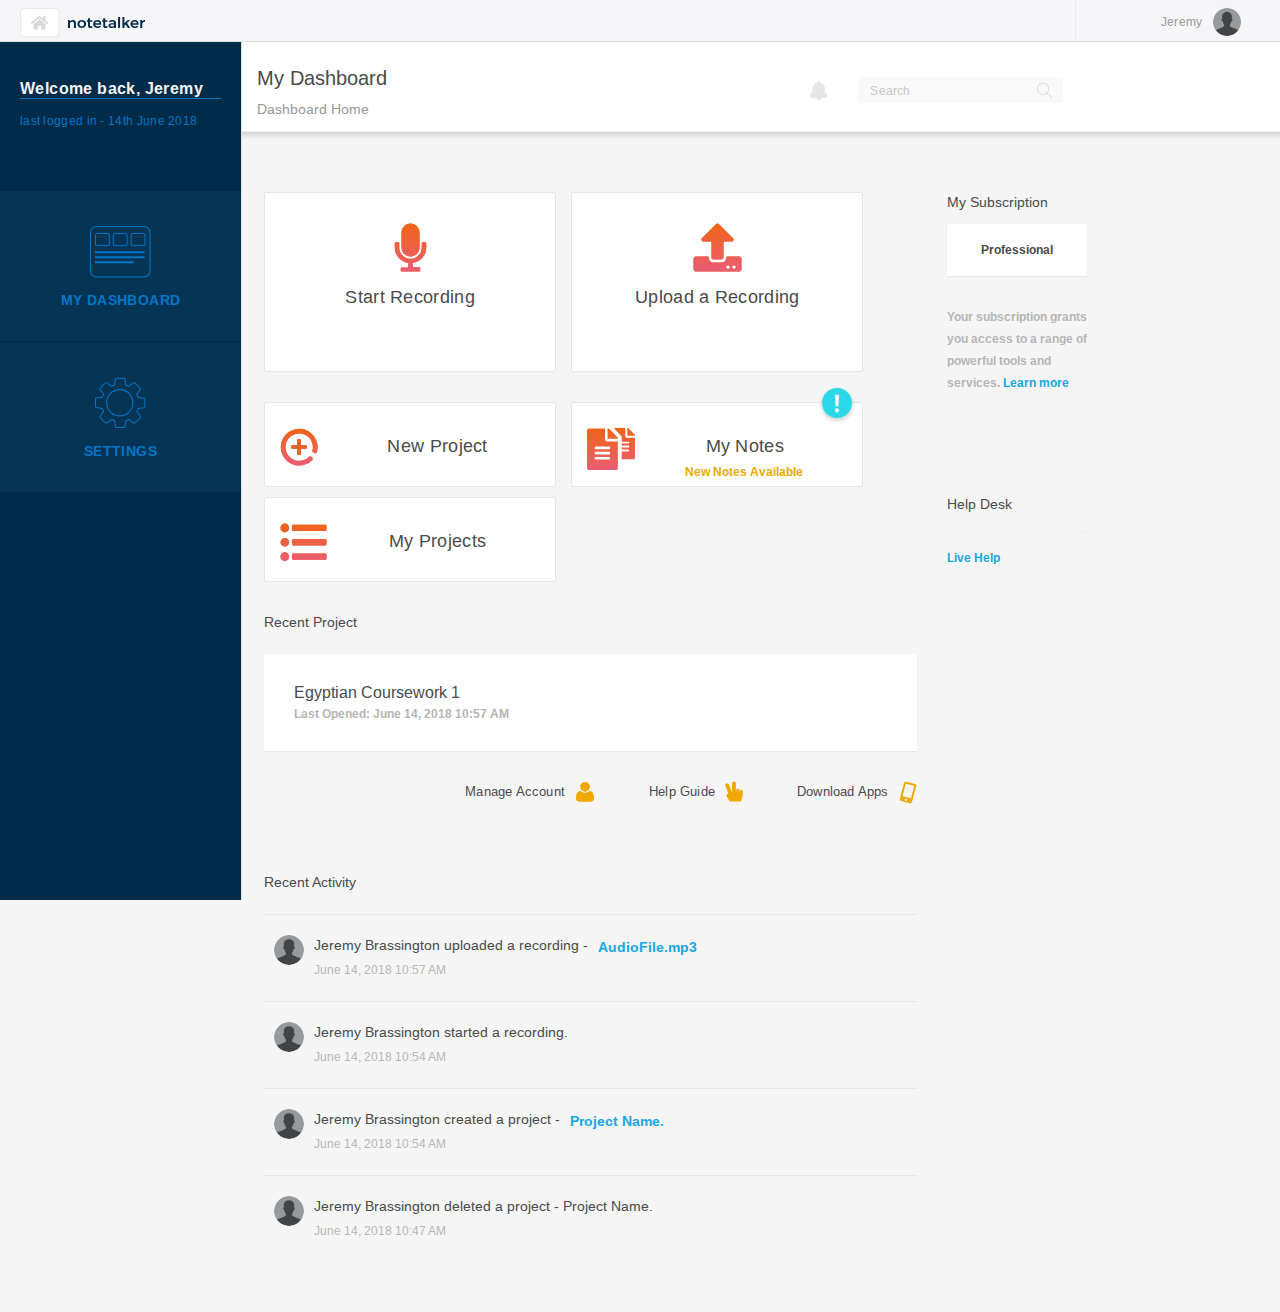
<file: index.html>
<!DOCTYPE html>
<html lang="en">
    
<head>
        <meta charset="utf-8">
        <meta http-equiv="X-UA-Compatible" content="IE=edge">
        <meta name="viewport" content="width=device-width, initial-scale=1">
        <title>ConversorLtd-EDUC</title>
        <!-- Common plugins -->
        <link href="plugins/bootstrap/css/bootstrap.min.css" rel="stylesheet">
        <!--Main css-->
        <link href="css/style.css" rel="stylesheet">
        <link href="css/custom.css" rel="stylesheet">
    </head>
    <body>

        <!--top bar start-->
        <div class="top-bar light-top-bar">
            <div class="container-fluid">
                <div class="row">
                    <div class="col-xs-6">
                        <a href="#" class="admin-logo">
                            <h1>
                                <img src="images/svg-img/icon-147-dashboardhome-inactive.svg" class="ICON147-Dashboardhome-Inactive home-icon-top">
                                <img src="images/svg-img/logo-nte-hub.svg" class="LOGO-NTEHub">
                            </h1>
                        </a>
                    </div>
                    <div class="col-xs-6">
                        <ul class="list-inline top-right-nav">
                            <li class="dropdown avtar-dropdown">
                                <a href="#" class="dropdown-toggle" data-toggle="dropdown">
                                    <span>Jeremy</span><img src="images/placeholder-img.png" class="img-circle" width="30" alt="">

                                </a>
                                <ul class="dropdown-menu top-dropdown">
                                    <li><a href="javascript: void(0);"><i class="icon-bell"></i> Manage Account</a></li>
                                    <li><a href="javascript: void(0);"><i class="icon-user"></i> Profile</a></li>
                                    <li><a href="javascript: void(0);"><i class="icon-settings"></i> Settings</a></li>
                                    <li class="divider"></li>
                                    <li><a href="javascript: void(0);"><i class="icon-logout"></i> Logout</a></li>
                                </ul>
                            </li>

                        </ul> 
                    </div>
                </div>
            </div>
        </div>
        <!-- top bar end-->


        <!--left navigation start-->
        <aside class="float-navigation light-navigation">
            <div class="nano">
                <div class="nano-content">
                    <ul class="metisMenu nav" id="menu">
                        <li class="nav-heading">
                            <h4>Welcome back, Jeremy</h4> 
                            <p>last logged in - <span>14th June 2018</span></p>
                        </li>
                        <li class="nav-dashboard">
                            <a href="#">
                                <img src="images/left-nev-icn/icon-134-webdashboard-inactive.svg" class="ICON134-Webdashboard-Inactive">
                                 <h3>MY DASHBOARD</h3> 
                            </a>
                        </li>
                        <li class="nav-setting">
                            <a href="#">
                                    <img src="images/left-nev-icn/icon-135-websettings-inactive.svg" class="ICON135-Websettings-Inactive">
                                 <h3>SETTINGS</h3> 
                            </a>
                        </li>
                    </ul>
                </div><!--nano content-->
            </div><!--nano scroll end-->
        </aside>
        <!--left navigation end-->


        <!--main content start-->
        <section class="main-content container">



            <!--page header start-->
            <div class="page-header">
                <div class="row">
                    <div class="col-sm-6">
                        <h4>My Dashboard</h4>
                        <ol class="breadcrumb-dashboard">
                            <li><h5>Dashboard Home</h5></li>
                        </ol>
                    </div>
                    <div class="col-sm-1">
                        <div class="dropdown icon-dropdown notification-bell">
                            <a href="#" class="dropdown-toggle" data-toggle="dropdown">
                                <img src="images/svg-img/icon-157-bell-inactive.svg" class="ICON157-Bell-Inactive">
                                <!-- <span class="badge badge-danger">6</span> -->
                            </a>
                            <ul class="dropdown-menu notification-dropdown">
                                <li>
                                    <div class="notification-list">
                                        <a href="javascript: void(0);" class="clearfix">                                              
                                            <span class="notification-title">Jeremy Brassington uploaded a recording -</span>
                                            <span class="notification-description">AudioFile.mp3</span>
                                            <span class="notification-time">June 14, 2018  10:57 AM</span>
                                        </a>
                                        <a href="javascript: void(0);" class="clearfix">                                               
                                            <span class="notification-title">AudioFile.mp3</span>
                                            <span class="notification-description"> </span>
                                            <span class="notification-time">June 14, 2018  10:54 AM</span>
                                        </a>
                                        <a href="javascript: void(0);" class="clearfix">                                             
                                            <span class="notification-title">Jeremy Brassington created a project - </span>
                                            <span class="notification-description">Project Name.</span>
                                            <span class="notification-time">June 14, 2018  10:54 AM</span>
                                        </a>
                                        <a href="javascript: void(0);" class="clearfix">                                             
                                            <span class="notification-title">Jeremy Brassington deleted a project - Project Name.</span>
                                            <span class="notification-description"> </span>
                                            <span class="notification-time">June 14, 2018  10:47 AM</span>
                                        </a>
                                    </div>
                                </li>

                            </ul>
                        </div>
                    </div>
                    <div class="col-sm-3">
                        <!--start search form-->
                        <div class="search-form">
                            <form>
                                <input type="text" class="form-control" placeholder="Search">
                                <button type="button" class="btn-search"><img src="images/svg-img/icon-31-search-inactive.svg" class="ICON31-Search-Inactive search-icn-box"></button>
                            </form>
                        </div>
                        <!--end search form-->
                    </div>
                </div>
            </div>
            <!--page header end-->


            <!--start page content-->
            <div class="row dashboard-main-page">
                <div class="col-sm-8 left-container-main">
                    <div class="main-dashboard">
                        <div class="row">
                            <div class="col-md-3 col-sm-6">
                                <div class="dashboard-top-btn text-center">
                                    <img src="images/body-icn/icon-139-dashboardrecord-inactive.svg" class="start-recording-inc">
                                    <h3>Start Recording</h3>
                                </div>
                            </div>
                            <div class="col-md-3 col-sm-6">
                                <div class="dashboard-top-btn text-center">
                                    <img src="images/body-icn/icon-140-dashboardupload-inactive.svg" class="upload-recording-icn">
                                    <h3>Upload a Recording</h3>
                                </div>
                            </div>
                            <div class="col-md-3 col-sm-6">
                                <div class="dashboard-top-btn small text-center">
                                    <img src="images/body-icn/icon-158-dashboardnewproject-inactive.svg" class="new-project-icn">
                                    <h3>New Project</h3>
                                </div>
                                <div class="dashboard-top-btn small text-center" style="margin-bottom: 30px;">
                                    <img src="images/body-icn/icon-141-dashboardprojects-inactive.svg" class="my-projects-icn">
                                    <h3>My Projects</h3>
                                </div>
                            </div>
                            <div class="col-md-3 col-sm-6">
                                <div class="dashboard-top-btn small last text-center">
                                    <img src="images/body-icn/icon-142-dashboardnotes-inactive.svg" class="my-notes-icn">
                                    <h3>My Notes</h3>
                                    <div class="new-note-alert">
                                        <p>New Notes Available</p>
                                        <img src="images/body-icn/icon-159-notealert-inactive.svg">
                                    </div>
                                </div>
                            </div>
                            
                        </div>
                        
                        <h5 class="margin-b-20">Recent Project</h5>
                        <div class="panel panel-default">
                            <div class="panel-body">
                                <div class="recent-proj-container">
                                    <h4>Egyptian Coursework 1</h4>
                                    <h5>Last Opened:<span> June 14, 2018  10:57 AM</span></h5>
                                    <div class="recent-proj-hover-icn">
                                        <img src="images/body-icn/icon-148-mediasend-inactive.svg" class="my-notes-icn">
                                        <img src="images/body-icn/icon-149-mediadownload-inactive.svg" class="my-notes-icn">
                                    </div>
                                </div>
                            </div>
                        </div>
                        <div class="user-settings-area">
                            <div class="tabs-user-settings">
                                <h2>Manage Account</h2>
                                <img src="images/body-icn/icon-146-dashboardaccount-inactive.svg">
                            </div>
                            <div class="tabs-user-settings">
                                <h2>Help Guide</h2>
                                <img src="images/body-icn/icon-145-dashboardhelp-inactive.svg">
                            </div>
                            <div class="tabs-user-settings">
                                <h2>Download Apps</h2>
                                <img src="images/body-icn/icon-144-dashboardapps-inactive.svg">
                            </div>
                        </div>

                        
                        <h5 class="margin-b-20">Recent Activity</h5>
                        <div class="recent-activity-container">
                            <ul class="list-unstyled">
                                <li class="clearfix">
                                    <img src="images/placeholder-img.png" alt="" class="img-circle">
                                    <div class="media-body ">
                                        <div class="speech-box">
                                            <h3>Jeremy Brassington uploaded a recording -  </h3>
                                            <span>  AudioFile.mp3 </span>
                                            <p class="text-info">June 14, 2018  10:57 AM</p>
                                        </div>
                                    </div>
                                </li>
                                <li class="clearfix">
                                    <img src="images/placeholder-img.png" alt="" class="img-circle">
                                    <div class="media-body ">
                                        <div class="speech-box">
                                            <h3>Jeremy Brassington started a recording.  </h3>
                                            <span>  </span>
                                            <p class="text-info">June 14, 2018  10:54 AM</p>
                                        </div>
                                    </div>
                                </li>
                                <li class="clearfix">
                                    <img src="images/placeholder-img.png" alt="" class="img-circle">
                                    <div class="media-body ">
                                        <div class="speech-box">
                                            <h3>Jeremy Brassington created a project - </h3>
                                            <span>  Project Name. </span>
                                            <p class="text-info">June 14, 2018  10:54 AM</p>
                                        </div>
                                    </div>
                                </li>
                                <li class="clearfix">
                                    <img src="images/placeholder-img.png" alt="" class="img-circle">
                                    <div class="media-body ">
                                        <div class="speech-box">
                                            <h3>Jeremy Brassington deleted a project - Project Name. </h3>
                                            <span> </span>
                                            <p class="text-info">June 14, 2018  10:47 AM</p>
                                        </div>
                                    </div>
                                </li>

                                
                                
                            </ul>
                        </div>
                    </div>
                </div> 
                
                <div class="col-sm-2 right-container-main">
                    <h5 class="margin-b-10">My Subscription</h5>
                    <div class="panel panel-default">
                        <div class="panel-body">
                            <h2>Professional</h2>                                    
                        </div>
                    </div>
                    
                    <p class="subscription-message">Your subscription grants you access to a 
                            range of powerful tools and services.
                            <span>Learn more</span></p>

                    <h5 class="margin-b-10">Help Desk</h5>
                    <hr>
                    <p class="Live-Help">Live Help</p>
                </div><!--end col-->
            </div>
            <!--end page content-->


        </section>
        <!--end main content-->



        <!--Common plugins-->
        <script src="plugins/jquery/dist/jquery.min.js"></script>
        <script src="plugins/bootstrap/js/bootstrap.min.js"></script>
        <script src="js/custom.js"></script>
    </body>

</html>
</file>
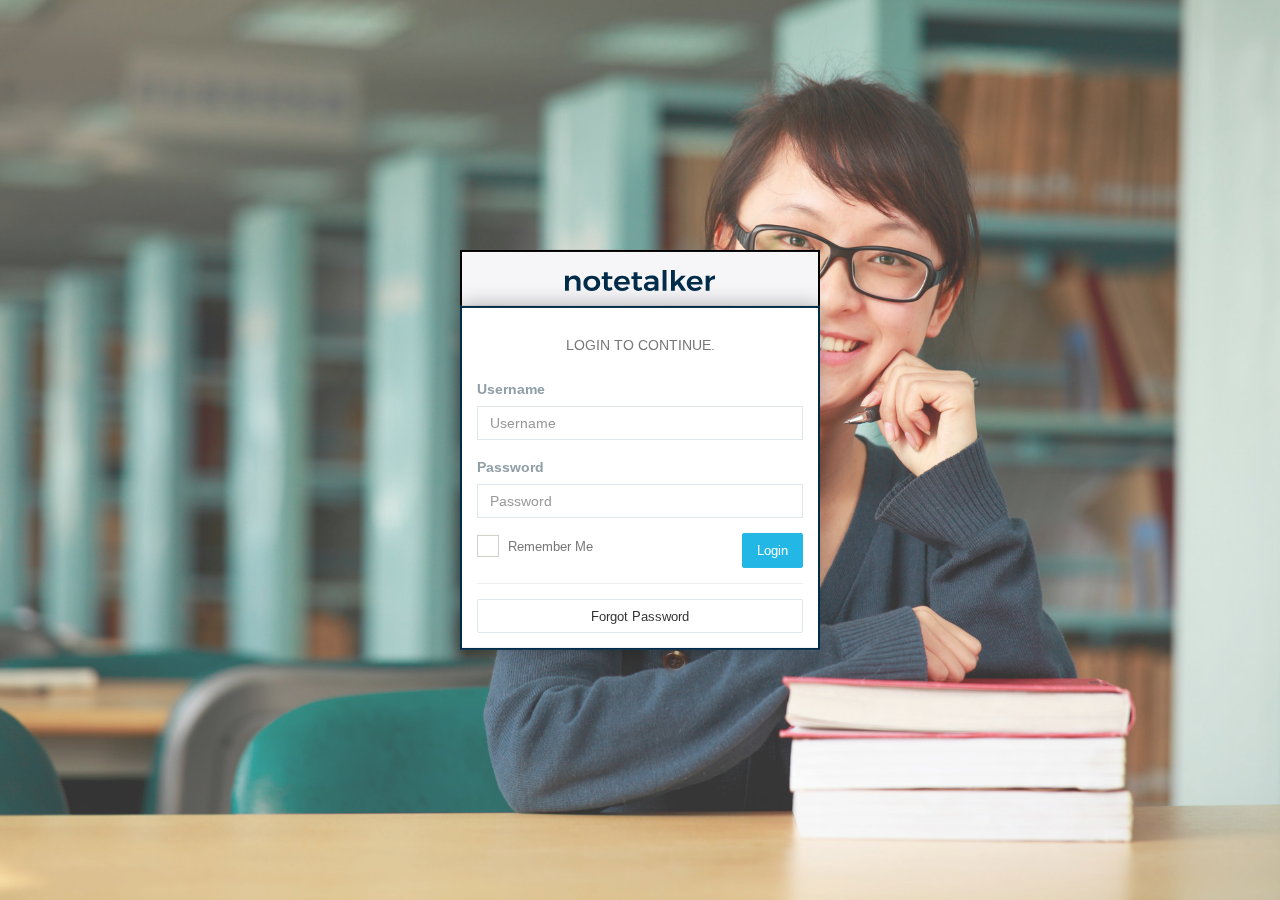
<file: login.html>
<!DOCTYPE html>
<html lang="en">
    
<head>
        <meta charset="utf-8">
        <meta http-equiv="X-UA-Compatible" content="IE=edge">
        <meta name="viewport" content="width=device-width, initial-scale=1">
        <title>ConversorLtd-EDUC</title>
        <!-- Common plugins -->
        <link href="plugins/bootstrap/css/bootstrap.min.css" rel="stylesheet">
        <!--Main css-->
        <link href="css/login-css.css" rel="stylesheet">
        <link href="css/style.css" rel="stylesheet">
        <!--for checkbox-->
        <link href="plugins/iCheck/blue.css" rel="stylesheet">
    </head>
    <body>
        <div class="login-main-container">
            <div class="container">
                <div class="row">
                    <div class="col-sm-6 col-sm-offset-3 col-md-4 col-md-offset-4">
                        <div class="misc-header text-center">
                            <img src="images/svg-img/logo-nte-hub.svg" class="LOGO-NTEHub logo">
                        </div>
                        <div class="misc-box" id="login-form"  style="display: block;">   
                            <p class="text-center text-uppercase pad-v">Login to continue.</p>
                            <form role="form">
                                <div class="form-group">                                      
                                    <label class="text-muted" for="exampleuser1">Username</label>
                                    <div class="group-icon">
                                    <input id="exampleuser1" type="text" placeholder="Username" class="form-control" required="">
                                    <span class="icon-user text-muted icon-input"></span>
                                    </div>
                                </div>
                                <div class="form-group">
                                    <label class="text-muted" for="exampleInputPassword1">Password</label>
                                    <div class="group-icon">
                                    <input id="exampleInputPassword1" type="password" placeholder="Password" class="form-control">
                                    <span class="icon-lock text-muted icon-input"></span>
                                    </div>
                                </div>
                                <div class="clearfix">
                                    <div class="pull-left">
                                        <div class="checkbox">
                                            <label>
                                                <input type="checkbox" class="i-checks" name="remember">
                                                <span>  Remember Me</span></label>
                                        </div>
                                    </div>
                                    <div class="pull-right">
                                        <button type="submit" class="btn btn-block btn-primary">Login</button>
                                    </div>
                                </div>
                                <hr>
                                <!-- <p class=" text-center">Need to Signup?</p> -->
                                <div id="forgot-form-link" class="btn btn-block btn-default">Forgot password</div>
                            </form>
                        </div>
                        <div class="misc-box" id="forgot-pass"  style="display: none;">   
                            <p class="text-center text-uppercase pad-v">Enter register E-Mail ID.</p>
                            <form role="form">
                                <div class="form-group">                                      
                                    <label class="text-muted" for="exampleuser1">Email ID</label>
                                    <div class="group-icon">
                                    <input id="exampleuser1" type="text" placeholder="Email" class="form-control" required="">
                                    <span class="icon-user text-muted icon-input"></span>
                                    </div>
                                </div>
                                <div class="clearfix">
                                    <div class="pull-left">
                                        <div class="checkbox">
                                            <label>
                                                <input type="checkbox" class="i-checks" name="remember">
                                                <span>  Remember Me</span></label>
                                        </div>
                                    </div>
                                    <div class="pull-right">
                                        <button type="submit" id="submit-mail-id" class="btn btn-block btn-primary">Submit</button>
                                    </div>
                                </div>
                                <hr>
                                <div id="login-form-link" class="btn btn-block btn-default">Back to Login</div>
                            </form>
                        </div>

                        
                        <div class="misc-box" id="confirm-pass"  style="display: none;">   
                                <p class="text-center text-uppercase pad-v">Enter New Password.</p>
                                <form role="form">
                                    <div class="form-group">
                                        <label class="text-muted" for="exampleInputPassword1">New Password</label>
                                        <div class="group-icon">
                                        <input id="exampleInputPassword1" type="password" placeholder="New Password" class="form-control">
                                        <span class="icon-lock text-muted icon-input"></span>
                                        </div>
                                    </div>
                                    <div class="form-group">
                                        <label class="text-muted" for="exampleInputPassword1">Confirm New Password</label>
                                        <div class="group-icon">
                                        <input id="exampleInputPassword1" type="password" placeholder="Confirm New Password" class="form-control">
                                        <span class="icon-lock text-muted icon-input"></span>
                                        </div>
                                    </div>
                                    <div class="clearfix">
                                        <div class="pull-right">
                                            <button type="submit" class="btn btn-block btn-primary">Save</button>
                                        </div>
                                    </div>
                                </form>
                            </div>
                        <!-- <div class="text-center misc-footer">
                            <span>&copy; Copyright 2016 - 2017. Float Admin<br>Bootstrap admin template</span>
                        </div> -->
                    </div>
                </div>
            </div>
        </div>
    </body>

        <!--Common plugins-->
        <script src="plugins/jquery/dist/jquery.min.js"></script>
        <script src="plugins/bootstrap/js/bootstrap.min.js"></script>
        <script src="js/custom.js"></script>
        <script src="plugins/background-change/jquery.backstretch.min.js"></script>

        <!--ichecks-->
        <script src="plugins/iCheck/icheck.min.js"></script>
        <script>
            $(document).ready(function () {
                $('.i-checks').iCheck({
                    checkboxClass: 'icheckbox_square-blue',
                    radioClass: 'iradio_square-blue'
                });
            });
        </script>
        <script>
            $(document).ready(function() {    
              $.backstretch([
                    "images/img-1.jpg",
                    "images/img-2.jpg",
                    "images/img-3.jpg",
                    "images/img-4.jpg"
                ], {duration: 4000, fade: 1000});
            });
            
        </script>

</html>
</file>
<file: css/style.css>
@import url("https://fonts.googleapis.com/css?family=Arimo:400,400i,700");
/*Fonts*/
/**background-colors*/
.bg-light-dark {
  background-color: rgba(0, 0, 0, 0.1);
}

.white-bg {
  background: #fff;
}

.bg-success {
  background-color: #4CAF50;
}

.border-success {
  border-color: #4CAF50;
}

body {
  font-family: "Arimo", Helvetica, Arial, sans-serif;
  color: #777;
  font-size: 14px;
  font-weight: 400;
  line-height: 24px;
  overflow-x: hidden;
  background-color: #f5f5f5;
}

a {
  text-decoration: none;
  -moz-transition: all 0.3s;
  -o-transition: all 0.3s;
  -webkit-transition: all 0.3s;
  transition: all 0.3s;
  color: #56afd7;
}
a:hover, a:focus {
  text-decoration: none;
  outline: 0 !important;
}

a.text-muted:hover {
  color: #23b7e5;
}

a blockquote {
  color: #666;
}

blockquote {
  font-style: italic;
}

hr {
  margin-top: 15px;
  margin-bottom: 15px;
}

button:focus {
  outline: 0 !important;
}

h1, h2, h3, h4, h5, h6 {
  margin-top: 0px;
  font-weight: 700;
}

strong, b {
  font-weight: 700 !important;
}

.center-block {
  display: block;
  margin-left: auto;
  margin-right: auto;
}

.padding-20 {
  padding: 20px;
}

.no-padding {
  padding: 0 !important;
}

.no-margin {
  margin: 0px !important;
}

.text-sm {
  font-size: 12px !important;
}

.font-100 {
  font-weight: 100 !important;
}

.font-300 {
  font-weight: 300 !important;
}

.font-400 {
  font-weight: 400 !important;
}

.font-500 {
  font-weight: 500 !important;
}

.font-600 {
  font-weight: 600 !important;
}

.font-700 {
  font-weight: 700 !important;
}

.overflow-hidden {
  overflow: hidden;
}

.pv-15 {
  padding-top: 15px !important;
  padding-bottom: 15px !important;
}

.padding-5 {
  padding: 5px !important;
}

.mv-0 {
  margin: 0 !important;
}

.mt-0 {
  margin-top: 0 !important;
}

.bb {
  border-bottom: 1px solid rgba(0, 0, 0, 0.12);
}

.br {
  border-right: 1px solid rgba(0, 0, 0, 0.12);
}

.pv-0 {
  padding-top: 0 !important;
  padding-bottom: 0 !important;
}

.row-table {
  display: table;
  table-layout: fixed;
  height: 100%;
  width: 100%;
  margin: 0;
}

.row-table > [class*=col-] {
  display: table-cell;
  float: none;
  table-layout: fixed;
  vertical-align: middle;
}

.padding-0 {
  padding: 0px !important;
}

.font-lg {
  font-size: 60px;
  line-height: 60px;
}

/*background color*/
.bg-light {
  background-color: #fff !important;
  border-color: #fff !important;
}

.bg-gray {
  background-color: #f7f9fa !important;
  border-color: #f7f9fa !important;
}

.bg-primary {
  background-color: #23b7e5 !important;
  border-color: #23b7e5 !important;
  color: #fff;
}

.bg-blue {
  background-color: #03A9F4 !important;
  border-color: #03A9F4 !important;
  color: #fff;
}

.bg-success {
  background-color: #4CAF50 !important;
  border-color: #4CAF50 !important;
  color: #fff;
}

.bg-danger {
  background-color: #F44336 !important;
  border-color: #F44336 !important;
  color: #fff;
}

.bg-info {
  background-color: #56afd7 !important;
  border-color: #56afd7 !important;
  color: #fff;
}

.bg-teal {
  background-color: #26A69A !important;
  border-color: #26A69A !important;
  color: #fff;
}

.bg-indigo {
  background-color: #7986CB !important;
  border-color: #7986CB !important;
  color: #fff;
}

.bg-warning {
  background-color: #FF7043 !important;
  border-color: #FF7043 !important;
  color: #fff;
}

.bg-dark {
  background-color: #212121 !important;
  border-color: #212121 !important;
  color: #fff;
}

.bg-dark {
  background-color: #212121 !important;
  border-color: #212121 !important;
  color: #fff;
}

.text-muted {
  color: #909fa7;
}

.text-primary {
  color: #23b7e5;
}

.text-success {
  color: #4CAF50;
}

.text-danger {
  color: #F44336;
}

.text-warning {
  color: #FF7043;
}

.text-blue {
  color: #03A9F4;
}

.text-info {
  color: #56afd7;
}

.text-teal {
  color: #26A69A;
}

.text-indigo {
  color: #7986CB;
}

/**alerts*/
.alert-danger {
  color: #F44336;
  background-color: transparent;
  border-color: #F44336;
}

.alert-warning {
  color: #FF7043;
  background-color: transparent;
  border-color: #FF7043;
}

.alert-info {
  color: #56afd7;
  background-color: transparent;
  border-color: #56afd7;
}

.alert-success {
  color: #4CAF50;
  background-color: transparent;
  border-color: #4CAF50;
}

/**toastr notification color**/
.jq-icon-info {
  background-color: #56afd7;
}

.jq-icon-success {
  background-color: #4CAF50;
}

.jq-icon-warning {
  background-color: #FF7043;
}

.jq-icon-error {
  background-color: #F44336;
}

.close-jq-toast-single {
  position: absolute;
  top: 1px;
  right: 4px;
  font-size: 14px;
  cursor: pointer;
}

.jq-toast-single {
  border-radius: 0px;
  font-family: "Arimo", Helvetica, Arial, sans-serif;
}

.jq-toast-single h2 {
  font-family: "Arimo", Helvetica, Arial, sans-serif;
}

.jq-toast-loader {
  height: 2px;
  border-radius: 0px;
}

.dropcap:first-letter {
  font-size: 18px;
  font-weight: 700;
  color: #23b7e5;
  display: inline-block;
}

/***margins**/
.margin-b-0 {
  margin-bottom: 0px;
}

.margin-b-5 {
  margin-bottom: 5px;
}

.margin-b-10 {
  margin-bottom: 10px;
}

.margin-b-20 {
  margin-bottom: 20px;
}

.margin-b-30 {
  margin-bottom: 30px;
}

.margin-b-40 {
  margin-bottom: 40px;
}

.margin-b-50 {
  margin-bottom: 50px;
}

.margin-r-5 {
  margin-right: 5px;
}

.margin-l-5 {
  margin-left: 5px;
}

.margin-tb-10 {
  margin: 10px 0;
}

.margin-tb-20 {
  margin: 20px 0;
}

.margin-tb-30 {
  margin: 30px 0;
}

.pad-v {
  padding: 10px 0;
}

.fullwidth {
  margin-left: -30px;
  margin-right: -30px;
  padding: 0px 30px;
}

.main-content.container {
  padding: 0px;
  width: auto;
}

.main-content.container {
    min-height: 100vh;
    padding: 22px;
    padding-bottom: 40px;
    padding-top: 42px;
    position: relative;
    margin-left: 242px;
    -moz-transition: margin-left 0.3s;
    -o-transition: margin-left 0.3s;
    -webkit-transition: margin-left 0.3s;
    transition: margin-left 0.3s;
}

body.nav-toggle .main-content {
  margin-left: 0px;
}

.infont a {
  padding: 10px;
  margin: 1px;
  display: block;
  color: #4d4d4d;
}
.infont a i {
  font-size: 25px;
  display: block;
}

.line-icons .item {
  padding: 10px;
  display: block;
  color: #4d4d4d;
}
.line-icons .item span[aria-hidden="true"] {
  display: block;
  font-size: 20px;
}

.slimScrollBar {
  background: #a4a4a4 !important;
}

.dashboard-only-content {
  padding-top: 30px;
}

/*
Panels css
*/
.panel {
  margin-bottom: 30px;
  border: 0px;
}

.panel, .panel-heading {
  -webkit-border-radius: 0px;
  -moz-border-radius: 0px;
  -ms-border-radius: 0px;
  border-radius: 0px;
}

.panel-heading {
  -webkit-border-radius: 0px;
  -moz-border-radius: 0px;
  -ms-border-radius: 0px;
  border-radius: 0px;
  padding: 10px 15px;
  font-weight: 400;
  text-transform: capitalize;
  font-size: 15px;
}

.panel-group .panel {
  -webkit-border-radius: 0px;
  -moz-border-radius: 0px;
  -ms-border-radius: 0px;
  border-radius: 0px;
}

.panel-body {
  position: relative;
}

/**panel colors**/
.panel-primary {
  border-color: #23b7e5;
}

.panel-default {
  border-color: #e1e8ed;
}

.panel-default > .panel-heading {
  background-color: transparent;
  border-bottom: 0px;
}

.panel-default .panel-heading a.collapsed {
  color: #666;
}

.panel-primary > .panel-heading {
  color: #fff;
  background-color: #23b7e5;
  border-color: #23b7e5;
}
.panel-primary > .panel-heading a {
  color: #fff;
}

.panel-success {
  border-color: #4CAF50;
}

.panel-success > .panel-heading {
  color: #fff;
  background-color: #4CAF50;
  border-color: #4CAF50;
}
.panel-success > .panel-heading a {
  color: #fff;
}

.panel-info {
  border-color: #56afd7;
}

.panel-info > .panel-heading {
  color: #fff;
  background-color: #56afd7;
  border-color: #56afd7;
}
.panel-info > .panel-heading a {
  color: #fff;
}

.panel-warning {
  border-color: #FF7043;
}

.panel-warning > .panel-heading {
  color: #fff;
  background-color: #FF7043;
  border-color: #FF7043;
}
.panel-warning > .panel-heading a {
  color: #fff;
}

.panel-danger {
  border-color: #F44336;
}

.panel-danger > .panel-heading {
  color: #fff;
  background-color: #F44336;
  border-color: #F44336;
}
.panel-danger > .panel-heading a {
  color: #fff;
}

.panel-indigo {
  border-color: #7986CB;
}

.panel-indigo > .panel-heading {
  color: #fff;
  background-color: #7986CB;
  border-color: #7986CB;
}
.panel-indigo > .panel-heading a {
  color: #fff;
}

.panel-teal {
  border-color: #26A69A;
}

.panel-teal > .panel-heading {
  color: #fff;
  background-color: #26A69A;
  border-color: #26A69A;
}
.panel-teal > .panel-heading a {
  color: #fff;
}

.panel-search {
  position: relative;
  width: 170px;
  float: right;
}
.panel-search .form-control {
  -webkit-box-shadow: none;
  -moz-box-shadow: none;
  -ms-box-shadow: none;
  box-shadow: none;
  -webkit-border-radius: 2px;
  -moz-border-radius: 2px;
  -ms-border-radius: 2px;
  border-radius: 2px;
  height: 24px;
  font-size: 12px;
  font-weight: 300;
}
.panel-search span {
  position: absolute;
  right: 10px;
  top: 7px;
  border: 0px;
  font-size: 11px;
}

.panel-footer {
  padding: 10px 15px;
  background: #fff;
}

/**wells*/
.well-default {
  -webkit-box-shadow: none;
  -moz-box-shadow: none;
  -ms-box-shadow: none;
  box-shadow: none;
  background: #fff;
}

/*
Label & badges
*/
.label {
  font-weight: 400;
  font-size: 10px;
  display: inline;
  vertical-align: middle;
}

.label-primary {
  background-color: #23b7e5;
}

.label-danger {
  background-color: #F44336;
}

.label-warning {
  background-color: #FF7043;
}

.label-info {
  background-color: #56afd7;
}

.label-success {
  background-color: #4CAF50;
}

.label-default {
  background-color: #dde6e9;
  color: #333;
}

.label-indigo {
  background-color: #7986CB;
}

.label-teal {
  background-color: #26A69A;
}

/**badge**/
.badge:empty {
  padding: 0px;
  width: 6px;
  height: 6px;
  -webkit-border-radius: 3px;
  -moz-border-radius: 3px;
  -ms-border-radius: 3px;
  border-radius: 3px;
  min-width: auto;
  display: inline-block;
  vertical-align: middle;
}

.badge {
  font-weight: 400;
  padding: 2px 5px;
  font-size: 10px;
}

.badge-primary {
  background-color: #23b7e5;
}

.badge-danger {
  background-color: #F44336;
}

.badge-warning {
  background-color: #FF7043;
}

.badge-info {
  background-color: #56afd7;
}

.badge-success {
  background-color: #4CAF50;
}

.badge-default {
  background-color: #dde6e9;
  color: #333;
}

.badge-indigo {
  background-color: #7986CB;
}

.badge-teal {
  background-color: #26A69A;
}

/**circle**/
.circle {
  display: inline-block;
  width: 7px;
  height: 7px;
  border-radius: 500px;
  margin: 0 .5em;
  background-color: #f5f5f5;
  vertical-align: baseline;
  border: 2px solid transparent;
}

.circle-primary {
  background: #23b7e5;
}

.circle-success {
  background: #4CAF50;
}

.circle-info {
  background: #56afd7;
}

.circle-warning {
  background: #FF7043;
}

.circle-danger {
  background: #F44336;
}

.circle-teal {
  background: #26A69A;
}

.circle-indigo {
  background: #7986CB;
}

.circle-lg {
  width: 11px;
  height: 11px;
}

/*
Buttons style
*/
.buttons a {
  margin: 3px;
}

.btn {
  border-radius: 2px;
  -webkit-border-radius: 2px;
  text-transform: capitalize;
  font-size: 13px;
  padding: 7px 14px;
  font-weight: 400;
}
.btn.btn-sm {
  padding: 6px 10px;
}
.btn.btn-lg {
  padding: 10px 30px;
  font-size: 16px;
}
.btn.btn-xs {
  padding: 4px 8px;
  font-size: 11px;
}
.btn.btn-rounded {
  border-radius: 100px;
  -webkit-border-radius: 100px;
  overflow: hidden;
}
.btn.btn-icon {
  position: relative;
  overflow: hidden;
  padding-left: 50px;
}
.btn.btn-icon i {
  position: absolute;
  height: 100%;
  line-height: 100%;
  width: 40px;
  line-height: 34px;
  text-align: center;
  top: 0;
  left: 0;
  background-color: rgba(0, 0, 0, 0.1);
}

.btn-default {
  background-color: #fff;
  border-color: #dde6e9;
}
.btn-default:hover {
  background-color: #dde6e9;
  border-color: #dde6e9;
  opacity: 0.9;
}
.btn-default:focus {
  border-color: #dde6e9;
  background: #fff;
}

.btn-primary {
  background-color: #23b7e5;
  border-color: #23b7e5;
  color: #fff;
}
.btn-primary:hover {
  color: #fff;
  opacity: 0.9;
  background-color: #23b7e5;
  border-color: #23b7e5;
}
.btn-primary:focus {
  color: #fff;
  background-color: #23b7e5;
  border-color: #23b7e5;
}

.btn-info {
  background-color: #56afd7;
  border-color: #56afd7;
  color: #fff;
}
.btn-info:hover {
  color: #fff;
  opacity: 0.9;
  background-color: #56afd7;
  border-color: #56afd7;
}
.btn-info:focus {
  color: #fff;
  background-color: #56afd7;
  border-color: #56afd7;
}

.btn-success {
  background-color: #4CAF50;
  border-color: #4CAF50;
  color: #fff;
}
.btn-success:hover {
  color: #fff;
  opacity: 0.9;
  border-color: #4CAF50;
}
.btn-success:focus {
  color: #fff;
  border-color: #4CAF50;
}

.btn-warning {
  background-color: #FF7043;
  border-color: #FF7043;
  color: #fff;
}
.btn-warning:hover {
  color: #fff;
  opacity: 0.9;
  background-color: #FF7043;
  border-color: #FF7043;
}
.btn-warning:focus {
  color: #fff;
  background-color: #FF7043;
  border-color: #FF7043;
}

.btn-danger {
  background-color: #F44336;
  border-color: #F44336;
  color: #fff;
}
.btn-danger:hover {
  color: #fff;
  opacity: 0.9;
  background-color: #F44336;
  border-color: #F44336;
}
.btn-danger:focus {
  color: #fff;
  background-color: #F44336;
  border-color: #F44336;
}

.btn-teal {
  background-color: #26A69A;
  border-color: #26A69A;
  color: #fff;
}
.btn-teal:hover {
  color: #fff;
  opacity: 0.9;
  border-color: #26A69A;
}
.btn-teal:focus {
  color: #fff;
  border-color: #26A69A;
}

.btn-indigo {
  background-color: #7986CB;
  border-color: #7986CB;
  color: #fff;
}
.btn-indigo:hover {
  color: #fff;
  opacity: 0.9;
}
.btn-indigo:focus {
  color: #fff;
}

/**border buttons**/
.btn.btn-border:hover {
  opacity: 1 !important;
}

.btn.btn-border {
  background-color: transparent;
}
.btn.btn-border.btn-default {
  border: 1px solid #dde6e9;
}
.btn.btn-border.btn-default:hover {
  background-color: #dde6e9;
}
.btn.btn-border.btn-default:focus {
  background-color: transparent;
}
.btn.btn-border.btn-primary {
  color: #23b7e5;
  border: 1px solid #23b7e5;
}
.btn.btn-border.btn-primary:focus {
  background-color: transparent;
}
.btn.btn-border.btn-primary:hover {
  background-color: #23b7e5;
  color: #fff;
}
.btn.btn-border.btn-success {
  color: #4CAF50;
  border: 1px solid #4CAF50;
}
.btn.btn-border.btn-success:focus {
  background-color: transparent;
}
.btn.btn-border.btn-success:hover {
  background-color: #4CAF50;
  color: #fff;
}
.btn.btn-border.btn-info {
  color: #56afd7;
  border: 1px solid #56afd7;
}
.btn.btn-border.btn-info:focus {
  background-color: transparent;
}
.btn.btn-border.btn-info:hover {
  background-color: #56afd7;
  color: #fff;
}
.btn.btn-border.btn-warning {
  color: #FF7043;
  border: 1px solid #FF7043;
}
.btn.btn-border.btn-warning:focus {
  background-color: transparent;
}
.btn.btn-border.btn-warning:hover {
  background-color: #FF7043;
  color: #fff;
}
.btn.btn-border.btn-danger {
  color: #F44336;
  border: 1px solid #F44336;
}
.btn.btn-border.btn-danger:focus {
  background-color: transparent;
}
.btn.btn-border.btn-danger:hover {
  background-color: #F44336;
  color: #fff;
}
.btn.btn-border.btn-indigo {
  color: #7986CB;
  border: 1px solid #7986CB;
}
.btn.btn-border.btn-indigo:focus {
  background-color: transparent;
}
.btn.btn-border.btn-indigo:hover {
  background-color: #7986CB;
  color: #fff;
}
.btn.btn-border.btn-teal {
  color: #26A69A;
  border: 1px solid #26A69A;
}
.btn.btn-border.btn-teal:focus {
  background-color: transparent;
}
.btn.btn-border.btn-teal:hover {
  background-color: #26A69A;
  color: #fff;
}

/**social buttons**/
.btn-facebook {
  color: #ffffff !important;
  background-color: #3b5998 !important;
}

.btn-twitter {
  color: #ffffff !important;
  background-color: #55acee !important;
}

.btn-linkedin {
  color: #ffffff !important;
  background-color: #007bb6 !important;
}

.btn-dribbble {
  color: #ffffff !important;
  background-color: #ea4c89 !important;
}

.btn-googleplus {
  color: #ffffff !important;
  background-color: #dd4b39 !important;
}

.btn-instagram {
  color: #ffffff !important;
  background-color: #3f729b !important;
}

.btn-pinterest {
  color: #ffffff !important;
  background-color: #cb2027 !important;
}

.btn-dropbox {
  color: #ffffff !important;
  background-color: #007ee5 !important;
}

.btn-flickr {
  color: #ffffff !important;
  background-color: #ff0084 !important;
}

.btn-tumblr {
  color: #ffffff !important;
  background-color: #32506d !important;
}

.btn-skype {
  color: #ffffff !important;
  background-color: #00aff0 !important;
}

.btn-youtube {
  color: #ffffff !important;
  background-color: #bb0000 !important;
}

.btn-github {
  color: #ffffff !important;
  background-color: #171515 !important;
}

/*
Top bar styles
*/
.top-bar {
  height: 42px;
  position: fixed;
  left: 0;
  top: 0;
  width: 100%;
  z-index: 999;
}

.admin-logo {
  display: block;
  margin-left: 5px;
  /* margin-left: -15px; */
  float: left;
  width: 220px;
  /* text-align: center; */
  padding-left: 0px;
  height: 60px;
  line-height: 60px;
}
.admin-logo h1 {
  color: #fff;
  font-size: 28px;
  line-height: 42px;
  text-transform: uppercase;
  font-weight: 800;
  margin: 0px;
}
/* .admin-logo h1 img {
  margin-top: -4px;
} */
.admin-logo sub {
  font-size: 10px;
  font-style: italic;
  color: #fff;
  opacity: 0.8;
  font-weight: 300;
}

.top-right-nav {
  margin: 0;
  padding: 0;
  float: right;
  padding-right: 0px;
}
.top-right-nav > li {
  display: block;
  float: left;
  position: relative;
  padding: 0px;
}
.top-right-nav > li i {
  vertical-align: middle;
  display: inline-block;
  margin-left: 0;
  font-size: 16px;
}
.top-right-nav > li > a {
  /* display: block;
  line-height: 60px;
  padding: 0px 15px;
  color: #fff; */
  display: block;
  line-height: 42px;
  width: 190px;
  padding: 0px 15px;
  color: #fff;
  border-left: 1px solid #eaeaea;
}
.top-right-nav > li > a img {
    border: 1px solid rgba(255, 255, 255, 0.5);
    margin-right: 0px;
    width: 30px;
    height: 30px;
    background-color: #e9e9e9;
    display: inline-block;
}

.icon-dropdown .badge {
  position: absolute;
  top: 16px;
  right: 3px;
}

.left-nav-toggle {
  display: block;
  margin-left: 0px;
  line-height: 60px;
  float: left;
}
.left-nav-toggle a {
  display: block;
  color: #fff;
  font-size: 15px;
  width: 50px;
  height: 60px;
  line-height: 60px;
  text-align: center;
}

/*search form*/
.search-form {
    display: block;
    float: left;
    position: relative;
    margin-top: 10px;
    width: 90%;
}
/* .search-form .form-control {
  width: 180px;
  border: 0px;
  background: rgba(255, 255, 255, 0.2);
  -webkit-box-shadow: none;
  -moz-box-shadow: none;
  -ms-box-shadow: none;
  box-shadow: none;
  -webkit-border-radius: 100px;
  -moz-border-radius: 100px;
  -ms-border-radius: 100px;
  border-radius: 100px;
  height: 34px;
  color: #fff;
} */
/* .search-form .form-control:focus {
  background-color: rgba(255, 255, 255, 0.5);
} */
.search-form .form-control::-webkit-input-placeholder {
  color: #fff;
}
.search-form .form-control:-moz-placeholder {
  /* Firefox 18- */
  color: #fff;
}
.search-form .form-control::-moz-placeholder {
  /* Firefox 19+ */
  color: #fff;
}
.search-form .form-control:-ms-input-placeholder {
  color: #fff;
}
.search-form .btn-search {
    position: absolute;
    right: 10px;
    top: 0px;
    border: 0;
    background: transparent;
    color: #fff;
    padding: 0;
}

/**light top bar***/
.top-bar.light-top-bar {
  background: #f6f6f8;
  border-bottom: 1px solid #ddd;
}
.top-bar.light-top-bar .top-right-nav > li > a {
  color: #aaa;
}
.top-bar.light-top-bar .top-right-nav > li > a:hover {
  color: #23b7e5;
}
.search-form i {
  color: #4d4d4d;
}
.search-form .form-control {
    width: 100%;
    border-radius: 0;
    height: 26px;
    background-color: #f9f9f9;
    font-size: 12px;
    text-align: left;
    letter-spacing: 0.2px;
    color: #c5c5c5;
    border: 0px;
}
.search-form .form-control::-webkit-input-placeholder {
  color: #4d4d4d;
}
.search-form .form-control:-moz-placeholder {
  /* Firefox 18- */
  color: #4d4d4d;
}
.search-form .form-control::-moz-placeholder {
  /* Firefox 19+ */
  color: #4d4d4d;
}
.search-form .form-control:-ms-input-placeholder {
  color: #4d4d4d;
}
.top-bar.light-top-bar .left-nav-toggle a {
  color: #999;
}

/*
Dropdown styles
*/
.dropdown-menu {
  border-color: #e1e8ed;
  padding: 0;
  -webkit-box-shadow: 0 1px 3px rgba(0, 0, 0, 0.1);
  -moz-box-shadow: 0 1px 3px rgba(0, 0, 0, 0.1);
  -ms-box-shadow: 0 1px 3px rgba(0, 0, 0, 0.1);
  box-shadow: 0 1px 3px rgba(0, 0, 0, 0.1);
}
.dropdown-menu > li i {
  display: inline-block;
  margin-right: 5px;
  vertical-align: middle;
  font-size: 15px;
}
.dropdown-menu > li > a {
  color: #777;
  padding: 7px 20px;
}
.dropdown-menu > li > a:hover {
  color: #23b7e5;
}
/* 
ul.dropdown-menu.top-dropdown {
    right: -70px;
    left: auto;
    top: 30px;
}

.dropdown-menu.lg-dropdown {
  min-width: 280px;
} */
.notification-dropdown{
    right: -70px;
    left: auto;
    top: 30px;
    min-width: 600px;  
    background-color: #ffffff;
    box-shadow: 0px 6px 8px 0 rgba(34, 34, 34, 0.3);
    border: 0px solid;
    overflow: auto;
}

.dropdown-header {
  padding: 7px 20px;
  color: #23b7e5;
  font-size: 13px;
}

.notification-list a {
  display: block;
  border-bottom: 1px solid #e6e6e6;
  display: block;
  position: relative;
  padding: 12px 20px;
}
.notification-list a i {
  display: block;
  float: left;
  width: 50px;
  text-align: center;
  height: 50px;
  line-height: 50px;
  font-size: 25px;
}
.notification-list a span {
  display: block;
  line-height: 20px;
  /* font-size: 13px; */
  font-size: 14px;
}
.notification-list a span.notification-icon {
  position: absolute;
  top: 50%;
  left: 10px;
  width: 50px;
  height: 50px;
  margin: -25px 12px 0 0;
  font-size: 14px;
  line-height: 50px;
  text-align: center;
}
.notification-list a span.notification-icon i {
  display: block;
  width: 50px;
  height: 50px;
  text-align: center;
  font-size: 28px;
  display: block;
  line-height: 40px;
}
.notification-list a span.notification-title {
    color: #4a4a4a;
    padding-bottom: 1px;
    float: left;
    margin-right: 10px;
    text-align: left;
}
.notification-list a span.notification-description {
    padding-bottom: 0;
    color: #15a7e4;
    display: inline-block;
}
.notification-list a span.notification-time {
    color: #b5b5b5;
    font-size: 12px;
    text-align: left;
    margin-top: -2px;
}
.notification-list a:hover {
  background-color: #f6f6f8;
}

.panel-dropdown {
  right: 0;
  left: auto;
}

/*
Left side navigation style
*/
.float-navigation {
  position: fixed;
  left: 0;
  top: 0px;
  width: 242px;
  height: 100%;
  -moz-transition: margin-left 0.3s;
  -o-transition: margin-left 0.3s;
  -webkit-transition: margin-left 0.3s;
  transition: margin-left 0.3s;
  background-repeat: repeat;
  z-index: 99;
}

.light-navigation {
  /* background-color: #fff; */
  background-color: #002b49;
}

.dark-navigation {
  background-color: #263238;
}

body.nav-toggle .float-navigation {
  margin-left: -242px;
}

.nav > li > a:hover {
  color: #23b7e5;
}

.metisMenu {
  padding-bottom: 30px;
  padding-top: 60px;
}
.metisMenu li {
  /* border-left: 3px solid transparent; */
  border-left: 0px solid transparent;
  margin-bottom: 1px;
}
.metisMenu .arrow {
  float: right;
  line-height: 1.42857;
  padding-top: 2px;
}
.metisMenu .fa.arrow:before {
  content: "\f106";
}
.metisMenu .active > a > .fa.arrow:before {
  content: "\f107";
}

.metisMenu > li.nav-heading {
  padding: 20px;
  font-weight: 400;
  font-size: 12px;
  color: #aeaeae;
  height: 130px;
  text-align: left;
}

.metisMenu > li.nav-heading h4 {
  font-size: 16px;
  text-align: left;
  letter-spacing: 0.4px;
  color: #f6f6f8;
  border-bottom: 1px solid #0076c9;
}
.metisMenu > li.nav-heading p {
  font-size: 12px;
text-align: left;
letter-spacing: 0.3px;
color: #0076c9;
}
.metisMenu.nav > li > a {
  padding: 35px 20px;
  text-transform: capitalize;
  font-weight: 400;
  font-size: 14px;
  height: 150px;
  text-align: center;
  background-color: #053455;
}
/* .metisMenu.nav > li > a:hover, .metisMenu.nav > li > a:focus {
  color: white;
  background: transparent;
} */
.metisMenu.nav > li > a i {
  display: inline-block;
  margin-right: 5px;
  vertical-align: middle;
  margin-top: -4px;
  width: 20px;
}

.nav-second-level.nav li a, .nav-thrid-level.nav li a {
  padding: 5px 10px 5px 10px;
  text-transform: capitalize;
  color: rgba(255, 255, 255, 0.85);
  font-weight: 400;
}
.nav-second-level.nav li a:hover, .nav-second-level.nav li a:focus, .nav-thrid-level.nav li a:hover, .nav-thrid-level.nav li a:focus {
  color: white;
  background: transparent;
}

.nav-second-level.nav > li > a {
  padding-left: 40px;
}

.nav-third-level.nav > li > a {
  padding-left: 50px;
}
/* 
.metisMenu.nav > li.active {
  background-color: rgba(0, 0, 0, 0.1);
  border-left-color: #23b7e5;
} */
.metisMenu.nav > li.active > a h3 {
  color: #15a7e4;
}

.metisMenu.nav > li > a h3{
  margin: 15px 0 0 0;
  font-size: 14px;
  text-align: center;
  letter-spacing: 0.4px;
  color: #0076c9;
}

.light-navigation .metisMenu.nav > li > a:hover h3{
  color: #15a7e4;
}
/* 
.light-navigation .metisMenu.nav > li.active > a {
  color: #23b7e5;
} */
.light-navigation .metisMenu.nav > .nav-dashboard.active > a img{
  content: url('../images/left-nev-icn/icon-134-webdashboard-selected.svg');
}
.light-navigation .metisMenu.nav > .nav-dashboard > a:hover img {
  content: url('../images/left-nev-icn/icon-134-webdashboard-selected.svg');
}


.light-navigation .metisMenu.nav > .nav-setting.active > a img{
  content: url('../images/left-nev-icn/icon-135-websettings-selected.svg');
}
.light-navigation .metisMenu.nav > .nav-setting > a:hover img {
  content: url('../images/left-nev-icn/icon-135-websettings-selected.svg');
}

/**nano scroll customize**/
.nano > .nano-pane {
  width: 5px;
  background: transparent;
}
.nano > .nano-pane > .nano-slider {
  background: rgba(255, 255, 255, 0.2);
}

/**nav colors for light left navigation*/
.light-navigation {
  border-right: 1px solid #ddd;
}
/* .light-navigation .metisMenu > li.nav-heading {
  color: #aeaeae;
} */
.light-navigation .metisMenu.nav > li > a.bg-primary {
  color: #fff;
}
.light-navigation .metisMenu.nav > li > a.bg-primary:hover {
  color: #fff;
}
.light-navigation .metisMenu.nav > li > a:hover {
  background-color: #07385a;  
}
/* .light-navigation .metisMenu.nav > li.active {
  background-color: #fefefe;
} */
.light-navigation .nav-second-level.nav li a, .light-navigation .nav-thrid-level.nav li a {
  color: #818181;
}
.light-navigation .nav-second-level.nav li a:hover, .light-navigation .nav-thrid-level.nav li a:hover {
  color: #23b7e5;
}
.light-navigation .nano > .nano-pane > .nano-slider {
  background: rgba(0, 0, 0, 0.05);
}

/*
Right sidebar
*/
.nav-tab-panel {
  margin: 0;
  padding: 0;
}
.nav-tab-panel > li {
  padding: 0px;
  width: 50%;
  margin: 0;
  display: block;
  float: left;
}
.nav-tab-panel > li > a {
  display: block;
  padding: 14px 15px;
  text-align: center;
  background: #fbfbfb;
  font-size: 14px;
  text-transform: capitalize;
  color: #676a6c;
  border-bottom: 2px solid transparent;
}
.nav-tab-panel > li.active a {
  border-bottom-color: #23b7e5;
  color: #23b7e5;
}

.right_sidebar {
  position: fixed;
  right: 0px;
  margin-right: -270px;
  top: 60px;
  z-index: 9999;
  width: 270px;
  border-left: 1px solid #eee;
  -moz-transition: margin-right 0.3s;
  -o-transition: margin-right 0.3s;
  -webkit-transition: margin-right 0.3s;
  transition: margin-right 0.3s;
  height: 100%;
  background: #fff;
  padding-bottom: 20px;
}
.right_sidebar > .nano > .nano-content > div {
  padding-bottom: 40px;
}

.right_sidebar.right-sidebar-toggle {
  margin-right: 0px;
}

.sidebar-list {
  margin: 0;
  padding: 0;
  list-style-type: none;
}
.sidebar-list li {
  border-bottom: 1px solid #e7eaec;
  padding: 15px 20px;
  list-style: none;
}
.sidebar-list li > a {
  color: inherit;
  display: block;
}
.sidebar-list li > a h4 {
  margin-bottom: 5px;
  font-weight: 500;
  font-size: 15px;
}
.sidebar-list li > a .small {
  margin-top: 0px;
  margin-bottom: 5px;
}
.sidebar-list li.sidebar-title {
  background: #fefefe;
}
.sidebar-list li.sidebar-title h3 {
  margin-bottom: 0px;
  text-transform: capitalize;
}
.sidebar-list li.sidebar-title:hover {
  background: #fefefe;
}
.sidebar-list li:hover {
  background: #fefefe;
}
.sidebar-list.projects-list > li {
  padding: 15px 0px;
}

.sidebar-contact-list li {
  padding: 10px 20px;
  border-bottom: 1px solid #eee;
  -moz-transition: all 0.3s;
  -o-transition: all 0.3s;
  -webkit-transition: all 0.3s;
  transition: all 0.3s;
}
.sidebar-contact-list li a {
  display: block;
}
.sidebar-contact-list li a:hover {
  color: #8cb5f4;
}
.sidebar-contact-list li:hover {
  background: #f1f1f1;
}
.sidebar-contact-list li:last-child {
  border-bottom: 0px;
}
.sidebar-contact-list li:last-child:hover {
  background: transparent;
}
.sidebar-contact-list li .btn {
  display: inline-block;
}
.sidebar-contact-list li .btn:hover {
  color: #fff;
}
.sidebar-contact-list .media-box-object {
  width: 50px;
  margin-right: 15px;
}
.sidebar-contact-list .media-box-body {
  overflow: hidden;
}
.sidebar-contact-list .media-box-body strong {
  font-weight: 500;
}

/*
Page header style
*/
.page-header {
  margin: 0px;
  margin-left: -30px;
  margin-right: -30px;
  padding-left: 23px;
  padding-right: 30px;
  padding-top: 25px;
  padding-bottom: 20px;
  margin-bottom: 60px;  
  background-color: #ffffff;
  box-shadow: 0px 4px 4px 0 rgba(45, 45, 45, 0.15);
  height: 90px;
}
.page-header h4 {
    margin: 0 0 13px 0;
    font-weight: 400;
    font-size: 20px;
    text-align: left;
    color: #4a4a4a;
}
.page-header .breadcrumb {
  margin: 0px;
  background: transparent;
  padding: 0;
  text-transform: capitalize;
}

/*
Widgets
*/
.widget {
  -webkit-border-radius: 2px;
  -moz-border-radius: 2px;
  -ms-border-radius: 2px;
  border-radius: 2px;
  padding: 15px 20px;
  margin-bottom: 30px;
}
.widget h2 {
  margin-bottom: 0px;
}
.widget .thumb-over {
  position: relative;
  margin-top: -50px;
  width: 100px;
  margin-left: auto;
  margin-right: auto;
}
.widget .thumb-over img {
  border: 3px solid #fff;
}
.widget .progress {
  margin-bottom: 20px;
}

.widget .flot-chart {
  height: 100px;
}

.widget ul li a {
  color: #fff;
  opacity: 0.8;
}
.widget ul li a:hover {
  opacity: 1;
}

/**chat room*/
.chat-list .chat-element {
  margin-bottom: 20px;
}
.chat-list .chat-element a img {
  width: 38px;
  height: 38px;
  margin-right: 10px;
}
.chat-list .chat-element .media-body {
  padding-left: 15px;
}
.chat-list .chat-element .media-body .speech-box {
  background: #f5f5f5;
  position: relative;
  padding: 10px 15px;
  -webkit-border-radius: 3px;
  -moz-border-radius: 3px;
  -ms-border-radius: 3px;
  border-radius: 3px;
}
.chat-list .chat-element .media-body .speech-box:before {
  content: "";
  display: block;
  position: absolute;
  width: 0;
  height: 0;
  left: 0;
  top: 0;
  border-top: 7px solid transparent;
  border-bottom: 7px solid transparent;
  border-right: 7px solid #f5f5f5;
  margin: 15px 0 0 -6px;
}
.chat-list .chat-element.right a img {
  margin-right: 0px;
  margin-left: 10px;
}
.chat-list .chat-element.right .media-body {
  padding-left: 0px;
  padding-right: 15px;
}
.chat-list .chat-element.right .media-body .speech-box {
  background-color: #fefefe;
}
.chat-list .chat-element.right .media-body .speech-box:before {
  left: auto;
  right: 0;
  border-top: 7px solid transparent;
  border-bottom: 7px solid transparent;
  border-left: 7px solid #fefefe;
  border-right: 0;
  margin: 15px -6px 0 0;
}

/**todo list**/
.todo-list {
  list-style: none outside none;
  margin: 0;
  padding: 0;
}
.todo-list > li {
  background: #fbfbfb;
  color: inherit;
  margin-bottom: 2px;
  padding: 10px;
}
.todo-list > li span {
  display: inline-block;
  vertical-align: middle;
  margin-left: 10px;
}

.friends-group a {
  margin: 3px;
  display: block;
  float: left;
  width: 40px;
}
.friends-group a.more {
  width: 40px;
  height: 40px;
  background: #eee;
  line-height: 40px;
  text-align: center;
  -webkit-border-radius: 50%;
  -moz-border-radius: 50%;
  -ms-border-radius: 50%;
  border-radius: 50%;
  color: #999;
}
.friends-group a.more:hover {
  background: #23b7e5;
  color: #fff;
}

.comments-list > li {
  border-bottom: 1px solid #ddd;
  padding-bottom: 10px;
  margin-bottom: 15px;
}
.comments-list > li img {
  float: left;
  margin-right: 20px;
}
.comments-list > li .content {
  overflow: hidden;
}
.comments-list > li .content ul {
  margin: 0;
  padding: 0;
}
.comments-list > li .content ul li > a {
  color: #999;
}
.comments-list > li .content ul li > a:hover {
  color: #23b7e5;
}

.widget-chart .widget-title {
  border-bottom: 1px solid #e7eaec;
  border-image: none;
  color: inherit;
  margin-bottom: 0;
  padding: 15px;
}
.widget-chart .widget-content {
  color: inherit;
  padding: 15px 20px 20px 20px;
  position: relative;
}
.widget-chart .sparkline-chart {
  padding: 5px;
}

.stat-list .stat-percent {
  float: right;
}
.stat-list li {
  margin-top: 15px;
  position: relative;
}
.stat-list li:first-child {
  margin-top: 0;
}

/*
Form elements style
*/
label {
  font-weight: 600;
}

.form-control, input[type="text"], input[type="email"], textarea {
  font-size: 13px;
  -webkit-border-radius: 0px;
  -moz-border-radius: 0px;
  -ms-border-radius: 0px;
  border-radius: 0px;
  box-shadow: none;
  border: 1px solid #dde6e9;
  transition-duration: .5s;
  display: block;
  width: 100%;
  height: 34px;
  padding: 6px 12px;
  font-size: 14px;
  line-height: 1.42857143;
  color: #555;
  background-color: #fff;
  background-image: none;
}
.form-control:focus, input[type="text"]:focus, input[type="email"]:focus, textarea:focus {
  -webkit-box-shadow: none;
  -moz-box-shadow: none;
  -ms-box-shadow: none;
  box-shadow: none;
  outline: 0 !important;
  border-color: #23b7e5;
}

.input-xs {
  height: 24px;
  padding: 2px 10px;
  font-size: 10px;
  line-height: 1.5;
  border-radius: 3px;
  font-weight: 400;
}

.checkbox label, .radio label {
  padding-left: 0px;
}

.checkbox label span {
  display: inline-block;
  vertical-align: middle;
  padding-left: 5px;
  font-size: 13px;
  line-height: 22px;
}

/*file upload*/
.fileupload {
  overflow: hidden;
  position: relative;
}
.fileupload input.upload {
  cursor: pointer;
  filter: alpha(opacity=0);
  font-size: 20px;
  margin: 0;
  opacity: 0;
  padding: 0;
  position: absolute;
  right: 0;
  top: 0;
}

/**wysiwyg html5 editor custom css**/
.wysihtml5-toolbar > li > a:hover, .inbox-compose .wysihtml5-toolbar > li > div > a:hover {
  background: #f1f1f1 !important;
  border-color: #f1f1f1 !important;
  border-radius: 0;
}

.wysihtml5-toolbar .dropdown.open .dropdown-toggle, ul.wysihtml5-toolbar a.btn.wysihtml5-command-active {
  background: #eee !important;
  box-shadow: none !important;
}

.wysihtml5-toolbar .btn {
  color: #666;
  -webkit-border-radius: 0px;
  -moz-border-radius: 0px;
  -ms-border-radius: 0px;
  border-radius: 0px;
}
.wysihtml5-toolbar .btn:hover {
  background: #eee !important;
}

/**icon group iputs**/
.group-icon {
  position: relative;
  overflow: hidden;
}
.group-icon .form-control {
  padding-right: 40px;
}
.group-icon .icon-input {
  position: absolute;
  right: 0px;
  top: 10px;
  width: 40px;
  text-align: center;
}

fieldset {
  padding-bottom: 20px;
  border-bottom: 1px dashed #eee;
  margin-bottom: 20px;
}

.form-control-rounded {
  border-radius: 100px;
}

@media (min-width: 768px) {
  .form-horizontal .control-label {
    padding-top: 4px;
    margin-bottom: 0;
    text-align: right;
  }
}
legend {
  padding-bottom: 5px;
}

/* .form-control {
  box-shadow: 0 0 0 #000 !important;
} */

.has-success .checkbox, .has-success .checkbox-inline, .has-success.checkbox-inline label, .has-success.checkbox label, .has-success .control-label, .has-success .help-block, .has-success .radio, .has-success .radio-inline, .has-success.radio-inline label, .has-success.radio label {
  color: #4CAF50;
}

.has-warning .checkbox, .has-warning .checkbox-inline, .has-warning.checkbox-inline label, .has-warning.checkbox label, .has-warning .control-label, .has-warning .help-block, .has-warning .radio, .has-warning .radio-inline, .has-warning.radio-inline label, .has-warning.radio label {
  color: #FF7043;
}

.has-error .checkbox, .has-error .checkbox-inline, .has-error.checkbox-inline label, .has-error.checkbox label, .has-error .control-label, .has-error .help-block, .has-error .radio, .has-error .radio-inline, .has-error.radio-inline label, .has-error.radio label {
  color: #F44336;
}

.has-success .form-control {
  border-color: #4CAF50;
}

.has-warning .form-control {
  border-color: #FF7043;
}

.has-error .form-control {
  border-color: #F44336;
}

.input-group-addon {
  background-color: #edf1f2;
  border: 1px solid #dde6e9;
}

/**summernote customization**/
.note-editor {
  border: 1px solid #dde6e9;
}

.note-editor .note-toolbar {
  background-color: transparent;
  border-color: #dde6e9;
}

/**jquery steps use in form wizard**/
.wizard > .content {
  background: transparent;
  display: block;
  margin: 0px 0;
  margin-top: 15px;
  min-height: 100%;
  height: auto;
  overflow: hidden;
  position: relative;
  width: auto;
  -webkit-border-radius: 0px;
  -moz-border-radius: 0px;
  -ms-border-radius: 0px;
  border-radius: 0px;
  font-family: "Arimo", Helvetica, Arial, sans-serif;
}

.wizard > .content > .body {
  padding: 15px 0;
  position: static;
  overflow: hidden;
  width: 100%;
  height: 100%;
}
.wizard > .content > .body input, .wizard > .content > .body select, .wizard > .content > .body textarea {
  margin-bottom: 15px;
}

.wizard > .steps .current a, .wizard > .steps .current a:hover, .wizard > .steps .current a:active, .wizard > .actions a, .wizard > .actions a:hover, .wizard > .actions a:active {
  background-color: #23b7e5;
}

.steps > ul > li:first-child a {
  margin-left: 0 !important;
}

.wizard > .actions {
  position: relative;
  display: block;
  text-align: right;
  width: 100%;
  border-top: 1px solid #eee;
  padding-top: 15px;
}

.wizard > .content > .body label.error {
  color: #F44336;
  display: block;
  margin-left: 0;
}

.wizard > .steps .error a, .wizard > .steps .error a:hover, .wizard > .steps .error a:active {
  background-color: #F44336;
}

.wizard > .content > .body input.error {
  background: #fff;
  border: 1px solid #F44336;
  color: #8a1f11;
}

.wizard > .content > .body label {
  display: inline-block;
  margin-bottom: 3px;
}

/*
Float charts custom css
*/
.flotTip {
  -webkit-border-radius: 0px;
  -moz-border-radius: 0px;
  -ms-border-radius: 0px;
  border-radius: 0px;
  background: #333 !important;
  color: #fff !important;
  border: 0px !important;
}

.flot-chart {
  width: 100%;
  height: 300px;
}
.flot-chart .flot-chart-content {
  width: 100%;
  height: 100%;
}

td.legendLabel {
  padding-left: 5px;
}

.morris-chart-content {
  position: relative;
}

.jqstooltip {
  -webkit-box-sizing: content-box;
  -moz-box-sizing: content-box;
  box-sizing: content-box;
}

/**easy pie chart*/
.easypie-chart {
  display: inline-block;
  position: relative;
  padding: 0 6px;
}
.easypie-chart span {
  display: block;
  position: absolute;
  left: 50%;
  top: 50%;
  width: 100%;
  margin-left: -50%;
  height: 30px;
  margin-top: -15px;
  font-size: 20px;
}

/*
Tables style
*/
.table > thead > tr > th {
  border-bottom: 1px solid #DDDDDD;
  vertical-align: bottom;
}

div.dataTables_paginate a {
  display: inline-block;
  padding: 1px 10px;
  font-size: 13px;
  border: 1px solid #eee;
  color: #666;
  margin: 1px;
  cursor: pointer;
}
div.dataTables_paginate a.disabled {
  cursor: not-allowed;
}
div.dataTables_paginate a:hover, div.dataTables_paginate a.current {
  background: #eee;
}

@media (min-width: 768px) {
  .dataTables_length, .dataTables_info {
    float: left;
    width: 50%;
  }
}
div.dataTables_filter input {
  margin-left: 0.5em;
  display: inline-block;
  box-shadow: none;
  border: 1px solid #ddd;
}
div.dataTables_filter input:focus {
  outline: 0 !important;
}

div.dataTables_length select {
  box-shadow: none;
  border: 1px solid #ddd;
}
div.dataTables_length select:focus {
  outline: 0 !important;
}

/*
Mail box pages css
*/
.mailbox-sidenav .side-nav-header {
  padding: 10px;
}
.mailbox-sidenav .nav > li > a {
  color: #666;
  font-weight: 400;
}
.mailbox-sidenav .nav > li > a em.fa, .mailbox-sidenav .nav > li > a .badge {
  margin-right: 8px;
}

.nav-pills > li.active > a, .nav-pills > li.active > a:focus, .nav-pills > li.active > a:hover {
  background: #23b7e5;
  color: #fff;
}

.compose em {
  margin-right: 8px;
}

.mail-right-buttons .btn-default {
  background: #fff;
}
.mail-right-buttons .btn-default:hover {
  background: #f5f5f5;
}

.table-maillist a {
  color: #666;
}

.inbox-attachments a {
  display: inline-block;
  padding: 0px 5px;
}

.attachment-box {
  position: relative;
}
.attachment-box .attachment-overlay {
  position: absolute;
  left: 0;
  top: 0;
  width: 100%;
  height: 100%;
  background-color: rgba(0, 0, 0, 0.5);
  opacity: 0;
  visibility: hidden;
  -moz-transition: all 0.3s;
  -o-transition: all 0.3s;
  -webkit-transition: all 0.3s;
  transition: all 0.3s;
}
.attachment-box .attachment-overlay h5 {
  color: #fff;
  padding: 20px;
}
.attachment-box .attachment-overlay a {
  width: 40px;
  height: 40px;
  line-height: 40px;
  text-align: center;
  color: #fff;
  background-color: rgba(0, 0, 0, 0.2);
  display: block;
  position: absolute;
  left: 50%;
  top: 50%;
  margin-left: -20px;
  margin-top: -20px;
}
.attachment-box .attachment-overlay a:hover {
  background-color: rgba(0, 0, 0, 0.8);
}
.attachment-box:hover .attachment-overlay {
  opacity: 1;
  visibility: visible;
}

.mail-compose label {
  font-weight: 400;
  font-size: 13px;
  text-transform: capitalize;
}
.mail-compose .form-control {
  -webkit-border-radius: 0px;
  -moz-border-radius: 0px;
  -ms-border-radius: 0px;
  border-radius: 0px;
  box-shadow: none;
}

iframe.wysihtml5-sandbox {
  width: 100%;
}

.mail-body {
  padding-top: 15px;
}

/*
Progress bars
*/
.progress, .progress-bar {
  -webkit-box-shadow: none;
  -moz-box-shadow: none;
  -ms-box-shadow: none;
  box-shadow: none;
  -webkit-border-radius: 0px;
  -moz-border-radius: 0px;
  -ms-border-radius: 0px;
  border-radius: 0px;
}

.progress-mini, .progress-mini .progress-bar {
  height: 5px;
  margin-bottom: 5px;
}

.progress-xs, .progress-xs .progress-bar {
  height: 2px;
  margin-bottom: 2px;
}

.progress-bar.progress-bar-danger {
  background-color: #F44336;
}

.progress-bar.progress-bar-warning {
  background-color: #FF7043;
}

.progress-bar.progress-bar-success {
  background-color: #4CAF50;
}

.progress-bar.progress-bar-indigo {
  background-color: #7986CB;
}

.progress-bar.progress-bar-teal {
  background-color: #26A69A;
}

.progress-bar.progress-bar-info {
  background-color: #56afd7;
}

.progress-bar {
  background-color: #23b7e5;
}

/*
Misc pages styles like 404, login, register etc.
*/
.misc-wrapper {
  width: 100%;
  height: 100%;
  display: table;
  position: relative;
  background-image: url(../images/pattern.png);
  background-color: #8cb5f4;
  background-repeat: repeat;
  padding: 20px 0;
}

.misc-content {
  display: table-cell;
  vertical-align: middle;
  width: 100%;
  position: relative;
}

.misc-box {
  background-color: #fff;
  -webkit-box-shadow: 0 0 20px rgba(0, 0, 0, 0.3);
  -moz-box-shadow: 0 0 20px rgba(0, 0, 0, 0.3);
  -ms-box-shadow: 0 0 20px rgba(0, 0, 0, 0.3);
  box-shadow: 0 0 20px rgba(0, 0, 0, 0.3);
  padding: 15px;
  border: 2px solid #002b49;
}
.misc-box .img-circle {
  border: 2px solid rgba(0, 0, 0, 0.1);
}
.misc-box .checkbox {
  margin: 0px;
  padding-top: 0px;
}
.misc-box h4 {
  line-height: 26px;
}

.misc-footer {
  color: #fff;
  opacity: 0.8;
  padding: 20px 15px;
}

.misc-header {
  /* background: #000;
  padding: 15px; */
    border: 2px solid #000;
    padding: 15px;
    background: #f6f6f8;
    border-bottom:0; 
}

/*
Page blog styles
*/
.blog-box a h4 {
  color: #333;
}
.blog-box a h4:hover {
  color: #23b7e5;
}
.blog-box .media-body {
  padding-top: 5px;
}

/*
Pricing tables
*/
.price-box {
  text-align: center;
}
.price-box .price-amount {
  padding: 15px;
  border-bottom: 1px solid #ddd;
  font-size: 40px;
  line-height: 40px;
  font-weight: 700;
}
.price-box .price-amount sup, .price-box .price-amount sub {
  font-weight: 400;
  font-size: 13px;
}
.price-box .price-amount sup {
  top: -1.5em;
}
.price-box ul {
  margin: 0;
  padding: 0;
}
.price-box ul li {
  padding: 7px 0;
}

/*
Calendar
*/
#external-events h4 {
  font-weight: 400;
  font-size: 14px;
}
#external-events .fc-event {
  background: #23b7e5;
  padding: 7px 10px;
  -webkit-border-radius: 0px;
  -moz-border-radius: 0px;
  -ms-border-radius: 0px;
  border-radius: 0px;
  margin-bottom: 10px;
}

.fc-button {
  color: inherit;
  border: 1px solid #e4e5e7;
  cursor: pointer;
  display: inline-block;
  height: 1.9em;
  line-height: 1.9em;
  overflow: hidden;
  padding: 0 0.6em;
  position: relative;
  white-space: nowrap;
}

.fc-state-default {
  background-color: #ffffff;
  background-image: none;
  background-repeat: repeat-x;
  box-shadow: none;
  color: inherit;
  text-shadow: none;
}

.fc-state-active {
  background-color: #23b7e5;
  border-color: #23b7e5;
  color: #ffffff;
}

.fc-center h2 {
  font-weight: 300;
}

.fc-widget-header .fc-day-header {
  padding: 12px 0;
  background: #f5f5f5;
}

.fc-ltr .fc-basic-view .fc-day-number {
  text-align: center;
}

.fc-event, .fc-agenda .fc-event-time, .fc-event a {
  padding: 4px 6px;
  background-color: #23b7e5;
  border-color: #23b7e5;
}

/*
Gallery
*/
.lightboxGallery {
  text-align: center;
}
.lightboxGallery a {
  display: inline-block;
  margin: 5px;
}

/*
Timeline
*/
#cd-timeline {
  position: relative;
  padding: 2em 0;
}

#cd-timeline::before {
  /* this is the vertical line */
  content: '';
  position: absolute;
  top: 0;
  left: 18px;
  height: 100%;
  width: 4px;
  background: #f5f5f5;
}

@media only screen and (min-width: 1170px) {
  #cd-timeline::before {
    left: 50%;
    margin-left: -2px;
  }
}
.cd-timeline-block {
  position: relative;
  margin: 2em 0;
}

.cd-timeline-block:after {
  content: "";
  display: table;
  clear: both;
}

.cd-timeline-block:first-child {
  margin-top: 0;
}

.cd-timeline-block:last-child {
  margin-bottom: 0;
}

@media only screen and (min-width: 1170px) {
  .cd-timeline-block {
    margin: 4em 0;
  }

  .cd-timeline-block:first-child {
    margin-top: 0;
  }

  .cd-timeline-block:last-child {
    margin-bottom: 0;
  }
}
.cd-timeline-img {
  position: absolute;
  top: 0;
  left: 0;
  width: 40px;
  height: 40px;
  border-radius: 50%;
}

.cd-timeline-img img {
  display: block;
  width: 24px;
  height: 24px;
  position: relative;
  left: 50%;
  top: 50%;
  margin-left: -12px;
  margin-top: -12px;
}

.cd-timeline-img.cd-picture {
  background: #4CAF50;
}

.cd-timeline-img.cd-movie {
  background: #F44336;
}

.cd-timeline-img.cd-location {
  background: #FF7043;
}

@media only screen and (min-width: 1170px) {
  .cd-timeline-img {
    width: 60px;
    height: 60px;
    left: 50%;
    margin-left: -30px;
    /* Force Hardware Acceleration in WebKit */
    -webkit-transform: translateZ(0);
    -webkit-backface-visibility: hidden;
  }

  .cssanimations .cd-timeline-img.is-hidden {
    visibility: hidden;
  }

  .cssanimations .cd-timeline-img.bounce-in {
    visibility: visible;
    -webkit-animation: cd-bounce-1 0.6s;
    -moz-animation: cd-bounce-1 0.6s;
    animation: cd-bounce-1 0.6s;
  }
}
@-webkit-keyframes cd-bounce-1 {
  0% {
    opacity: 0;
    -webkit-transform: scale(0.5);
  }
  60% {
    opacity: 1;
    -webkit-transform: scale(1.2);
  }
  100% {
    -webkit-transform: scale(1);
  }
}
@-moz-keyframes cd-bounce-1 {
  0% {
    opacity: 0;
    -moz-transform: scale(0.5);
  }
  60% {
    opacity: 1;
    -moz-transform: scale(1.2);
  }
  100% {
    -moz-transform: scale(1);
  }
}
@keyframes cd-bounce-1 {
  0% {
    opacity: 0;
    -webkit-transform: scale(0.5);
    -moz-transform: scale(0.5);
    -ms-transform: scale(0.5);
    -o-transform: scale(0.5);
    transform: scale(0.5);
  }
  60% {
    opacity: 1;
    -webkit-transform: scale(1.2);
    -moz-transform: scale(1.2);
    -ms-transform: scale(1.2);
    -o-transform: scale(1.2);
    transform: scale(1.2);
  }
  100% {
    -webkit-transform: scale(1);
    -moz-transform: scale(1);
    -ms-transform: scale(1);
    -o-transform: scale(1);
    transform: scale(1);
  }
}
.cd-timeline-content {
  position: relative;
  margin-left: 60px;
  background: #f5f5f5;
  border-radius: 0.25em;
  padding: 1em;
}

.cd-timeline-content:after {
  content: "";
  display: table;
  clear: both;
}

.cd-timeline-content h2 {
  color: #363636;
}

.cd-timeline-content .cd-read-more, .cd-timeline-content .cd-date {
  display: inline-block;
}

.cd-timeline-content .cd-read-more {
  float: right;
  padding: .8em 1em;
  background: #acb7c0;
  color: white;
  border-radius: 0.25em;
}

.no-touch .cd-timeline-content .cd-read-more:hover {
  background-color: #bac4cb;
}

.cd-timeline-content .cd-date {
  float: left;
  padding: .8em 0;
  opacity: .7;
}

.cd-timeline-content::before {
  content: '';
  position: absolute;
  top: 16px;
  right: 100%;
  height: 0;
  width: 0;
  border: 7px solid transparent;
  border-right: 7px solid #f5f5f5;
}

@media only screen and (min-width: 768px) {
  .cd-timeline-content h2 {
    font-size: 20px;
  }

  .cd-timeline-content p {
    font-size: 13px;
  }

  .cd-timeline-content .cd-read-more, .cd-timeline-content .cd-date {
    font-size: 14px;
  }
}
@media only screen and (min-width: 1170px) {
  .cd-timeline-content {
    margin-left: 0;
    padding: 1.6em;
    width: 45%;
  }

  .cd-timeline-content::before {
    top: 24px;
    left: 100%;
    border-color: transparent;
    border-left-color: #f5f5f5;
  }

  .cd-timeline-content .cd-read-more {
    float: left;
  }

  .cd-timeline-content .cd-date {
    position: absolute;
    width: 100%;
    left: 122%;
    top: 6px;
    font-size: 14px;
  }

  .cd-timeline-block:nth-child(even) .cd-timeline-content {
    float: right;
  }

  .cd-timeline-block:nth-child(even) .cd-timeline-content::before {
    top: 24px;
    left: auto;
    right: 100%;
    border-color: transparent;
    border-right-color: #f5f5f5;
  }

  .cd-timeline-block:nth-child(even) .cd-timeline-content .cd-read-more {
    float: right;
  }

  .cd-timeline-block:nth-child(even) .cd-timeline-content .cd-date {
    left: auto;
    right: 122%;
    text-align: right;
  }

  .cssanimations .cd-timeline-content.is-hidden {
    visibility: hidden;
  }

  .cssanimations .cd-timeline-content.bounce-in {
    visibility: visible;
    -webkit-animation: cd-bounce-2 0.6s;
    -moz-animation: cd-bounce-2 0.6s;
    animation: cd-bounce-2 0.6s;
  }
}
@media only screen and (min-width: 1170px) {
  /* inverse bounce effect on even content blocks */
  .cssanimations .cd-timeline-block:nth-child(even) .cd-timeline-content.bounce-in {
    -webkit-animation: cd-bounce-2-inverse 0.6s;
    -moz-animation: cd-bounce-2-inverse 0.6s;
    animation: cd-bounce-2-inverse 0.6s;
  }
}
@-webkit-keyframes cd-bounce-2 {
  0% {
    opacity: 0;
    -webkit-transform: translateX(-100px);
  }
  60% {
    opacity: 1;
    -webkit-transform: translateX(20px);
  }
  100% {
    -webkit-transform: translateX(0);
  }
}
@-moz-keyframes cd-bounce-2 {
  0% {
    opacity: 0;
    -moz-transform: translateX(-100px);
  }
  60% {
    opacity: 1;
    -moz-transform: translateX(20px);
  }
  100% {
    -moz-transform: translateX(0);
  }
}
@keyframes cd-bounce-2 {
  0% {
    opacity: 0;
    -webkit-transform: translateX(-100px);
    -moz-transform: translateX(-100px);
    -ms-transform: translateX(-100px);
    -o-transform: translateX(-100px);
    transform: translateX(-100px);
  }
  60% {
    opacity: 1;
    -webkit-transform: translateX(20px);
    -moz-transform: translateX(20px);
    -ms-transform: translateX(20px);
    -o-transform: translateX(20px);
    transform: translateX(20px);
  }
  100% {
    -webkit-transform: translateX(0);
    -moz-transform: translateX(0);
    -ms-transform: translateX(0);
    -o-transform: translateX(0);
    transform: translateX(0);
  }
}
@-webkit-keyframes cd-bounce-2-inverse {
  0% {
    opacity: 0;
    -webkit-transform: translateX(100px);
  }
  60% {
    opacity: 1;
    -webkit-transform: translateX(-20px);
  }
  100% {
    -webkit-transform: translateX(0);
  }
}
@-moz-keyframes cd-bounce-2-inverse {
  0% {
    opacity: 0;
    -moz-transform: translateX(100px);
  }
  60% {
    opacity: 1;
    -moz-transform: translateX(-20px);
  }
  100% {
    -moz-transform: translateX(0);
  }
}
@keyframes cd-bounce-2-inverse {
  0% {
    opacity: 0;
    -webkit-transform: translateX(100px);
    -moz-transform: translateX(100px);
    -ms-transform: translateX(100px);
    -o-transform: translateX(100px);
    transform: translateX(100px);
  }
  60% {
    opacity: 1;
    -webkit-transform: translateX(-20px);
    -moz-transform: translateX(-20px);
    -ms-transform: translateX(-20px);
    -o-transform: translateX(-20px);
    transform: translateX(-20px);
  }
  100% {
    -webkit-transform: translateX(0);
    -moz-transform: translateX(0);
    -ms-transform: translateX(0);
    -o-transform: translateX(0);
    transform: translateX(0);
  }
}
/************

MODAL POPUPS FROM BOOTSTRAP

************************/
.modal-header {
  padding: 10px 15px;
  position: relative;
}
.modal-header span {
  position: absolute;
  top: -11px;
  right: -14px;
  display: block;
  text-align: center;
  color: #fff;
}
.modal-header .close {
  opacity: 1;
}
.modal-header .modal-title {
  text-align: center;
  text-transform: capitalize;
  font-weight: 600;
}

.modal-content {
  -webkit-box-shadow: none;
  -moz-box-shadow: none;
  -ms-box-shadow: none;
  box-shadow: none;
  -webkit-border-radius: 0px;
  -moz-border-radius: 0px;
  -ms-border-radius: 0px;
  border-radius: 0px;
}
.modal-content .checkbox label, .modal-content .radio label {
  padding-left: 20px;
}

.modal-dialog {
  margin: 60px auto;
}

@media (min-width: 768px) {
  .modal-form {
    width: 500px;
    margin: 0 auto;
  }
}
#videoModal .modal-header {
  border: 0px;
}
#videoModal .modal-body {
  padding: 0px;
}
#videoModal .close {
  position: absolute;
  top: -11px;
  right: -14px;
  display: block;
  text-align: center;
  color: #fff;
  z-index: 9;
  opacity: 1;
}

/*
Tabs and accordions
*/
ul.tabs-nav > li > a {
  font-weight: 400;
  font-size: 13px;
  text-transform: capitalize;
}

.panel .tabs {
  margin-left: -15px;
  margin-right: -15px;
}
.panel .tabs ul.tabs-bottom {
  margin-bottom: -15px;
}
.panel .tabs .tab-content {
  padding: 15px;
}
.panel .tabs.left-tabs {
  margin: 0px;
}
.panel .tabs.left-tabs .tabs-nav {
  float: left;
  border-bottom: 0px;
}
.panel .tabs.left-tabs .tabs-nav > li {
  margin-top: 5px;
}
.panel .tabs.left-tabs .tabs-nav > li > a {
  border-bottom: 0px;
  background-color: #f5f5f5;
  text-align: center;
}
.panel .tabs.left-tabs .tabs-nav > li.active a, .panel .tabs.left-tabs .tabs-nav > li a:hover, .panel .tabs.left-tabs .tabs-nav > li a:focus {
  background-color: #23b7e5;
  color: #fff;
}
.panel .tabs.left-tabs .tab-content {
  overflow: hidden;
  padding: 0px 15px;
}
.panel .tabs.right-tabs {
  margin: 0px;
}
.panel .tabs.right-tabs .tabs-nav {
  float: right;
  border-bottom: 0px;
}
.panel .tabs.right-tabs .tabs-nav > li {
  margin-top: 5px;
}
.panel .tabs.right-tabs .tabs-nav > li > a {
  border-bottom: 0px;
  background-color: #f5f5f5;
  text-align: center;
}
.panel .tabs.right-tabs .tabs-nav > li.active a, .panel .tabs.right-tabs .tabs-nav > li a:hover, .panel .tabs.right-tabs .tabs-nav > li a:focus {
  background-color: #23b7e5;
  color: #fff;
}
.panel .tabs.right-tabs .tab-content {
  overflow: hidden;
  padding: 0px 15px;
}

.tabs-nav {
  margin: 0;
  padding: 0px;
  border-bottom: 2px solid #ebebeb;
}
.tabs-nav li {
  margin-bottom: -2px;
  padding: 0px;
}
.tabs-nav li a {
  display: block;
  padding: 6px 15px;
  color: #4d4d4d;
  border-bottom: 2px solid transparent;
}
.tabs-nav li.active a, .tabs-nav li a:hover, .tabs-nav li a:focus {
  color: #23b7e5;
  border-bottom: 2px solid #23b7e5;
}

/*
Bootstrap pagination
*/
.pagination > li > a, .pagination > li > span {
  color: #23b7e5;
}

.pagination > .active > a, .pagination > .active > a:focus, .pagination > .active > a:hover, .pagination > .active > span, .pagination > .active > span:focus, .pagination > .active > span:hover {
  z-index: 3;
  color: #fff;
  cursor: default;
  background-color: #23b7e5;
  border-color: #23b7e5;
}

/*
Horizontal Layout Style
*/
body.layout-horizontal {
  background-color: #f5f5f5;
}
body.layout-horizontal .top-bar {
  position: static;
}
body.layout-horizontal .top-bar .dropdown-menu {
  z-index: 9999;
}
body.layout-horizontal .top-bar .admin-logo {
  width: auto;
}
body.layout-horizontal .admin-logo {
  margin-left: 0px;
  text-align: left;
}
body.layout-horizontal .h-main-content {
  min-height: 100%;
  position: relative;
  height: auto;
  padding-bottom: 40px;
}
body.layout-horizontal .navbar-default {
  border: 0px;
  background-color: #fff;
  margin-bottom: 30px;
}
body.layout-horizontal .navbar-default .navbar-nav > li > a {
  color: rgba(0, 0, 0, 0.5);
  display: block;
  font-weight: 400;
}
body.layout-horizontal .navbar-default .navbar-nav > li > a:hover {
  color: #23b7e5;
}
body.layout-horizontal .navbar-default .navbar-nav > li > a i {
  display: block;
  font-size: 14px;
  margin: 0 auto;
  margin-bottom: 0px;
}
body.layout-horizontal .navbar-default .navbar-nav > .open > a, body.layout-horizontal .navbar-default .navbar-nav > .open > a:focus, body.layout-horizontal .navbar-default .navbar-nav > .open > a:hover {
  color: #23b7e5;
  background-color: transparent;
}
body.layout-horizontal .navbar-default .navbar-nav > .active > a, body.layout-horizontal .navbar-default .navbar-nav > .active > a:focus, body.layout-horizontal .navbar-default .navbar-nav > .active > a:hover {
  color: #23b7e5;
  background-color: transparent;
}
body.layout-horizontal .dropdown-menu.dropdown-main > li > a {
  padding: 9px 20px;
  text-transform: capitalize;
}
@media (min-width: 768px) {
  body.layout-horizontal body.layout-horizontal {
    min-height: 100%;
  }
  body.layout-horizontal .dropdown-menu.dropdown-mega {
    width: 400px;
    padding: 10px;
  }
  body.layout-horizontal .navbar-default .navbar-nav > li > a {
    text-align: center;
  }
  body.layout-horizontal .navbar-default .navbar-nav > li > a i {
    margin-bottom: 10px;
  }
  body.layout-horizontal .navbar-default .dropdown-menu {
    background: #fff;
  }
  body.layout-horizontal .navbar-default .dropdown-menu li a {
    color: rgba(0, 0, 0, 0.6);
  }
  body.layout-horizontal .navbar-default .dropdown-menu li a:hover {
    background: transparent;
    color: #23b7e5;
  }
}
body.layout-horizontal .dropdown-menu.dropdown-mega ul > li > a, body.layout-horizontal .dropdown-menu > li > a {
  display: block;
  padding: 9px 20px;
  text-transform: capitalize;
}
body.layout-horizontal .dropdown-menu.dropdown-mega ul > li > a i, body.layout-horizontal .dropdown-menu > li > a i {
  vertical-align: middle;
  margin-right: 5px;
  display: inline-block;
}

/*third livel menu for horizontal navbar*/
.dropdown-submenu {
  position: relative;
}

.dropdown-submenu > .dropdown-menu {
  top: 0;
  left: 100%;
  margin-top: -1px;
  margin-left: -1px;
  -webkit-border-radius: 0 6px 6px 6px;
  -moz-border-radius: 0 6px 6px;
  border-radius: 0 6px 6px 6px;
}

.dropdown-submenu:hover > .dropdown-menu {
  display: block;
}

.dropdown-submenu > a:after {
  display: block;
  content: " ";
  float: right;
  width: 0;
  height: 0;
  border-color: transparent;
  border-style: solid;
  border-width: 5px 0 5px 5px;
  border-left-color: #ccc;
  margin-top: 5px;
  margin-right: -10px;
}

.dropdown-submenu:hover > a:after {
  border-left-color: #fff;
}

.dropdown-submenu.pull-left {
  float: none;
}

.dropdown-submenu.pull-left > .dropdown-menu {
  left: -100%;
  margin-left: 10px;
  -webkit-border-radius: 6px 0 6px 6px;
  -moz-border-radius: 6px 0 6px 6px;
  border-radius: 6px 0 6px 6px;
}

/*
Jquery ui custom css file
*/
/**Select boxes**/
.jquery-Ui-fieldset label {
  display: block;
}

.ui-widget {
  font-family: "Arimo", Helvetica, Arial, sans-serif;
}

.ui-button {
  background-color: transparent;
}

.ui-selectmenu-button.ui-button {
  font-family: "Arimo", Helvetica, Arial, sans-serif;
}
.ui-selectmenu-button.ui-button:focus {
  outline: 0 !important;
}

.ui-state-active, .ui-widget-content .ui-state-active, .ui-widget-header .ui-state-active, a.ui-button:active, .ui-button:active, .ui-button.ui-state-active:hover {
  border: 1px solid #23b7e5;
  background: #23b7e5;
}

.ui-selectmenu-menu .ui-menu {
  max-height: 250px;
  overflow-y: auto;
  overflow-x: hidden;
}

.ui-menu .ui-menu-item > .ui-menu-item-wrapper > span.fa {
  margin-right: 7px;
  float: left;
  position: relative;
  top: 6px;
  font-size: 14px;
}

.ui-helper-reset {
  border: 0;
  outline: 0;
  margin: 0;
  padding: 0;
  list-style: none;
}

.ui-draggable-handle, .ui-sortable-handle {
  -ms-touch-action: none;
  touch-action: none;
}

.ui-tabs .ui-tabs-nav .ui-sortable-helper:not(.ui-tabs-active) .ui-tabs-anchor {
  background-color: #fff;
  border-bottom-color: #ddd;
}

.ui-sortable-helper {
  top: inherit;
}

/**acoordions**/
.ui-accordion .ui-accordion-header {
  padding: 15px 20px;
  font-weight: 600;
  display: block;
  position: relative;
  cursor: pointer;
}

.ui-accordion .ui-accordion-header {
  background-color: transparent;
}
.ui-accordion .ui-accordion-header.ui-accordion-header-active {
  background: #23b7e5;
}
.ui-accordion .ui-accordion-header:focus {
  outline: 0 !important;
}

/**dialogs**/
.ui-dialog {
  z-index: 9999;
}

.ui-dialog-titlebar.ui-widget-header {
  background: transparent;
  border: 0px;
  position: relative;
  padding: 10px 15px 0;
}
.ui-dialog-titlebar.ui-widget-header .ui-button {
  border: 0px;
  background: transparent;
}

.ui-dialog .ui-dialog-content {
  padding: 10px 15px;
}

/**draggables**/
.draggable-element {
  width: 90px;
  height: 90px;
  -webkit-border-radius: 5px;
  -moz-border-radius: 5px;
  -ms-border-radius: 5px;
  border-radius: 5px;
  background-color: #fafafa;
  border: 2px solid #ddd;
  color: #777;
  font-size: 12px;
  vertical-align: middle;
  margin: auto;
  position: relative;
  z-index: 10;
  display: inline-block;
  text-align: center;
  line-height: 90px;
  margin-right: 15px;
}

.droppable-target-element {
  width: 120px;
  height: 120px;
  z-index: 9;
  background: #23b7e5;
  color: #fff;
  border-color: #23b7e5;
}

/**selectable**/
#selectable .ui-selecting {
  background: #23b7e5;
}

#selectable .ui-selected {
  background: #23b7e5;
  color: white;
}

#selectable {
  list-style-type: none;
  margin: 0;
  padding: 0;
  width: 100%;
}

#selectable li {
  margin: 3px;
  padding: 0.4em;
  height: auto;
  display: block;
}

/**progress bars**/
.ui-progressbar .ui-progressbar-value {
  margin: 0px;
  border: 0px;
}

.ui-progressbar {
  height: 18px;
}

.ui-progressbar-primary .ui-progressbar-value {
  background-color: #23b7e5;
}

.ui-progressbar-indigo .ui-progressbar-value {
  background-color: #7986CB;
}

.ui-progressbar-teal .ui-progressbar-value {
  background-color: #26A69A;
}

.ui-progressbar-warning .ui-progressbar-value {
  background-color: #FF7043;
}

.ui-progressbar-danger .ui-progressbar-value {
  background-color: #F44336;
}

.ui-progressbar-success .ui-progressbar-value {
  background-color: #4CAF50;
}

.ui-widget.ui-widget-content.ui-progressbar {
  border: 1px solid #ddd;
}

/* UI Sortable */
.ui-sortable .sortable-title {
  cursor: move;
}

.ui-sortable-placeholder {
  border: 1px dashed #cecece !important;
  visibility: visible !important;
  background: #e7eaec;
}

.panel.ui-sortable-placeholder {
  margin: 0 0 23px !important;
}

/*
Alertify alerts custom 
*/
.alertify .ajs-dialog {
  border: 0px;
}

.ajs-button {
  border: 0px;
}
.ajs-button.ajs-ok {
  background: #23b7e5;
  color: #fff;
}

/*
Template resonsive css
*/
@media (max-width: 1169px) {
  .cd-timeline-content .cd-date {
    float: none;
  }

  .cd-timeline-content h2 {
    font-size: 20px;
    line-height: 20px;
  }
}
@media (max-width: 991px) {
  .main-content.container {
    /* margin-left: 0px; */
    margin-left: 60px;
  }

  .float-navigation {
    /* margin-left: -220px; */
    /* margin-left: -180px; */
    z-index: 3;
    width: 60px;
  }
  .light-navigation .metisMenu > li.nav-heading {
    display: none;
}
.metisMenu.nav > li > a {
    padding: 10px 10px;
    height: auto;
}
.metisMenu.nav > li > a img {
  width: 100%;
}
.metisMenu.nav > li > a h3 {
    display: none;
}

  body.nav-toggle .float-navigation {
    margin-left: 0;
  }

  .top-bar {
    z-index: 4;
  }

  /* .admin-logo {
    width: auto;
    margin-left: 15px;
  } */

  .top-bar.left-nav-toggle a i {
    top: 4px;
  }
}
@media (max-width: 767px) {
  div.dataTables_paginate {
    margin-top: 10px;
    white-space: pre-wrap;
  }

  /* .admin-logo {
    width: 60px;
    margin-left: -0px;
  } */
  /* .admin-logo img {
    width: 100%;
  } */
/* 
  .left-nav-toggle {
    float: right;
  } */

  .page-header {
    padding-left: 30px;
    padding-right: 30px;
    text-align: center;
    height: 140px;
  }
  .page-header h4 {
    margin-bottom: 10px;
  }
  .page-header .text-right {
    text-align: center;
  }

  .top-right-nav {
    padding-right: 0px;
  }

  .main-content.container {
    padding: 15px 15px;
    /* padding-top: 60px; */
    padding-top: 42px;
    padding-bottom: 40px;
  }

  .footer {
    text-align: center;
  }

  body.layout-horizontal .navbar-default .navbar-nav > li > a i {
    display: inline-block;
    margin-right: 5px;
  }

  body.layout-horizontal .dropdown-mega .row {
    margin: 0px;
  }

  body.layout-horizontal .dropdown-mega .col-sm-6 {
    padding: 0px;
  }

  body.layout-horizontal .dropdown-menu.dropdown-mega ul > li > a, body.layout-horizontal .dropdown-menu > li > a {
    color: rgba(0, 0, 0, 0.5);
  }
  body.layout-horizontal .dropdown-menu.dropdown-mega ul > li > a:hover, body.layout-horizontal .dropdown-menu > li > a:hover {
    color: black;
  }

  .navbar-nav .open .dropdown-menu .dropdown-header, .navbar-nav .open .dropdown-menu > li > a {
    padding: 9px 20px;
  }

  .ui-dialog {
    width: 90% !important;
  }
}
/*
Welcome page scss
*/
.page-intro {
  background: #fff;
}

.intro-header {
  padding: 100px 0;
  margin-bottom: 60px;
}
.intro-header h1 {
  text-transform: capitalize;
  font-weight: 300;
  color: rgba(255, 255, 255, 0.7);
  font-size: 44px;
  line-height: 54px;
}
.intro-header h1 span {
  font-weight: 700;
  color: white;
}
.intro-header .lead {
  margin-bottom: 0;
  color: #fff;
  opacity: 0.9;
}

.intro-box {
  display: block;
  position: relative;
  -moz-transition: all 0.3s;
  -o-transition: all 0.3s;
  -webkit-transition: all 0.3s;
  transition: all 0.3s;
  overflow: hidden;
}
.intro-box img {
  -moz-transition: all 0.3s;
  -o-transition: all 0.3s;
  -webkit-transition: all 0.3s;
  transition: all 0.3s;
}
.intro-box span {
  position: absolute;
  left: 50%;
  top: 50%;
  margin-left: -84px;
  margin-top: 0px;
  -moz-transition: all 0.3s;
  -o-transition: all 0.3s;
  -webkit-transition: all 0.3s;
  transition: all 0.3s;
  opacity: 0;
}
.intro-box:hover img {
  opacity: 0.7;
}
.intro-box:hover span {
  opacity: 1;
  margin-top: -22px;
}

.subtitle {
  text-transform: capitalize;
  margin-top: 20px;
  margin-bottom: 40px;
  font-weight: 400;
}

.intro-features {
  padding: 80px 0;
  background: #f5f5f5;
  padding-bottom: 50px;
}
.intro-features i {
  font-size: 30px;
  margin-bottom: 15px;
  display: inline-block;
}

.intro-footer {
  padding: 40px 0;
  background: #222;
}
.intro-footer p {
  color: #fff;
  margin-bottom: 0;
  font-weight: 300;
  font-size: 12px;
  margin-top: 10px;
}

.footer {
  height: 40px;
  bottom: 0px;
  left: 0;
  line-height: 40px;
  position: absolute;
  padding: 0px 15px;
  width: 100%;
  background-color: #fbfbfb;
  border-top: 1px solid #e1e8ed;
}

.carousel-inner > .item > a > img, .carousel-inner > .item > img {
  width: 100%;
}
</file>
<file: css/custom.css>
ol {
    list-style-type: none;
}
.notification-bell
{
    float: right;
    margin-top: 10px;
}
.search-box-top{
    float: left;
    margin-top: -6px;
}
.search-icn-box:hover{
    content: url('../images/svg-img/icon-31-search-hover.svg');
}



.search-form .form-control::placeholder {
    color: #c5c5c5;
    opacity: 1; /* Firefox */
}

.search-form .form-control:-ms-input-placeholder { /* Internet Explorer 10-11 */
    color: #c5c5c5;
}

.search-form .form-control::-ms-input-placeholder { /* Microsoft Edge */
    color: #c5c5c5;
}
.dashboard-main-page h5{
    font-size: 14px;
    text-align: left;
    color: #4a4a4a;
    font-weight: 500;
    font-style: normal;
    font-stretch: normal;
    line-height: 1.57;
    letter-spacing: normal;
}
.recent-proj-container{
    padding: 12px 15px;
}
.recent-proj-container h4{
    font-size: 16px;
    text-align: left;
    color: #4a4a4a;
    font-weight: normal;
    font-style: normal;
    font-stretch: normal;
    letter-spacing: normal;
    display: inline-block;
    margin-bottom: 0;
    border-bottom: 2px solid transparent;
}
.recent-proj-container h4:hover{
    border-bottom: 2px solid #ddd;
}
.recent-proj-container h5{
    font-size: 12px;
    text-align: left;
    color: #b5b5b5;
    font-weight: 600;
    font-style: normal;
    font-stretch: normal;
    letter-spacing: normal;
    margin: 0;
}
.recent-proj-container .recent-proj-hover-icn{
    display: none;
    float: right;
    margin-top: -38px;
}
.recent-proj-container:hover .recent-proj-hover-icn{
    display: block;
}
.recent-proj-container .recent-proj-hover-icn img{
    margin-left: 30px;
}

.recent-activity-container ul li{
    border-top: 1px solid #e6e6e6;
    padding: 20px 10px 10px 10px;
}
.recent-activity-container ul li h3{
    font-size: 14px;
    text-align: left;
    color: #4a4a4a;
    font-weight: normal;
    font-style: normal;
    font-stretch: normal;
    line-height: 1.57;
    letter-spacing: normal;
    margin: 0;
    float: left;
}
.recent-activity-container ul li span{
    font-size: 14px;
    text-align: left;
    color: #15a7e4;
    font-weight: 600;
    font-style: normal;
    font-stretch: normal;
    line-height: 1.57;
    letter-spacing: normal;
    margin-left: 10px;
}
.recent-activity-container ul li p{
    font-size: 12px;
    text-align: left;
    color: #b5b5b5;
    font-weight: normal;
    font-style: normal;
    font-stretch: normal;
    line-height: 1.83;
    letter-spacing: normal;
}

.recent-activity-container ul li img{
    width: 30px;
    height: 30px;
    float: left;
    margin-right: 10px;
}


.right-container-main .Live-Help {
    font-size: 12px;
    font-weight: 600;
    font-style: normal;
    font-stretch: normal;
    line-height: 1.83;
    letter-spacing: normal;
    text-align: left;
    color: #15a7e4;
  }

.subscription-message {
    font-size: 12px;
    font-weight: 600;
    font-style: normal;
    font-stretch: normal;
    line-height: 1.83;
    letter-spacing: normal;
    text-align: left;
    color: #b5b5b5;
    margin-bottom: 100px;

}
.subscription-message span {
    color: #15a7e4;
}
.right-container-main h2{
    font-size: 12px;
    font-weight: 600;
    font-style: normal;
    font-stretch: normal;
    line-height: 1.83;
    letter-spacing: normal;
    text-align: center;
    color: #4a4a4a;
    margin: 0;
}
.left-container-main .row > div{
    padding-right: 0;
    width: 220px;
}
.dashboard-top-btn{
    height: 180px;
    width: 100%;
    margin-bottom: 30px;
    border-radius: 2px;
    padding: 30px 40px 30px 40px;
    background-color: #fff;
    border: 1px solid #e6e6e6;
}
.dashboard-top-btn:hover{
    border: 1px solid #eb5d74;
}



.dashboard-top-btn.small{
    height: 85px;
    width: 100%;
    margin-bottom: 10px;
    padding: 25px 10px 25px 15px;
    position: relative;
}
.dashboard-top-btn.small.last{
    margin-top: 95px;
}
.new-note-alert p{
    font-size: 12px;
    font-weight: 600;
    font-style: normal;
    font-stretch: normal;
    line-height: 2.53;
    letter-spacing: normal;
    color: #eea800;
}
.new-note-alert img{
    position: absolute;
    top: -16px;
    right: 6px;
}


.dashboard-top-btn.small img{
    float: left;
}
.dashboard-top-btn.small h3 {
    margin-top: 7px;
    margin-left: 50px;
}
.dashboard-top-btn h3{
    font-size: 18px;
    font-weight: normal;
    font-style: normal;
    font-stretch: normal;
    line-height: 1.22;
    letter-spacing: 0.3px;
    text-align: center;
    color: #4a4a4a;
    margin: 0;
    margin-top: 14px;
}


.top-right-nav > li > a span {
    font-size: 12px;
    text-align: right;
    letter-spacing: 0.2px;
    color: #989898;
    margin-right: 10px;
    margin-left: 70px;
  }
.page-header .breadcrumb-dashboard h5 {
    font-size: 14px;
    text-align: left;
    color: #989898;
    font-weight: 400;
}
.breadcrumb-dashboard{
    padding: 0;
    line-height: 0;
}
.breadcrumb-dashboard li{
    display: inline-block;
}
.breadcrumb-dashboard>li+li {
    padding: 0 0 0px 30px;
    position: relative;
}
.breadcrumb-dashboard>li+li:before {
    padding: 0 5px;
    color: #ccc;
    content: ">";
    position: absolute;
    top: 8px;
    left: 4px;
    font-size: 17px;
    font-weight: 500;
}

  .LOGO-NTEHub {
    width: 77px;
    height: 15px;
    object-fit: contain;
  }

.home-icon-top{
    width: 40px;
    height: 30px;
}
.home-icon-top:hover {
    content: url('../images/svg-img/icon-147-dashboardhome-hover.svg');
}

.user-settings-area{
    text-align: right;
    display: inline-block;
    width: 100%;
    margin-bottom: 50px;
}
.user-settings-area .tabs-user-settings{
        width: auto;
    margin-left: 50px;
    display: inline-block;
}
.user-settings-area .tabs-user-settings img{
    float: left;
    margin-left: 10px;
}
.user-settings-area .tabs-user-settings h2{
    font-size: 13px;
    font-weight: normal;
    font-style: normal;
    font-stretch: normal;
    line-height: 1.69;
    letter-spacing: 0.2px;
    text-align: center;
    color: #4a4a4a;
    float: left;
    border-bottom: 2px solid transparent;
}
.user-settings-area .tabs-user-settings h2:hover{
    border-bottom: 2px solid #ddd;
}

@media (max-width: 1610px){
    .left-container-main .row > div {
        width: 30%;
    }
    .dashboard-top-btn.small.last {
        margin-top: 0;
    }
}



@media (max-width: 1300px){
    .left-container-main .row > div {
        padding-right: 0;
        width: 45%;
    }
}
</file>
<file: css/login-css.css>
.login-main-container{
    width: 100% !important;
    height: auto !important;
    position: absolute !important;
    top: 50% !important;
    left: 50% !important;
    transform: translate(-50%, -50%) !important;

}

.login-main-container img.logo{
    width: 150px;
}
/* 
.backstretch
{
    opacity: 0.2;
} */
</file>
<file: plugins/iCheck/blue.css>
/* iCheck plugin Square skin, blue
----------------------------------- */
.icheckbox_square-blue,
.iradio_square-blue {
    display: inline-block;
    *display: inline;
    vertical-align: middle;
    margin: 0;
    padding: 0;
    width: 22px;
    height: 22px;
    background: url(blue.png) no-repeat;
    border: none;
    cursor: pointer;
}

.icheckbox_square-blue {
    background-position: 0 0;
}
    .icheckbox_square-blue.hover {
        background-position: -24px 0;
    }
    .icheckbox_square-blue.checked {
        background-position: -48px 0;
    }
    .icheckbox_square-blue.disabled {
        background-position: -72px 0;
        cursor: default;
    }
    .icheckbox_square-blue.checked.disabled {
        background-position: -96px 0;
    }

.iradio_square-blue {
    background-position: -120px 0;
}
    .iradio_square-blue.hover {
        background-position: -144px 0;
    }
    .iradio_square-blue.checked {
        background-position: -168px 0;
    }
    .iradio_square-blue.disabled {
        background-position: -192px 0;
        cursor: default;
    }
    .iradio_square-blue.checked.disabled {
        background-position: -216px 0;
    }

/* HiDPI support */
@media (-o-min-device-pixel-ratio: 5/4), (-webkit-min-device-pixel-ratio: 1.25), (min-resolution: 120dpi), (min-resolution: 1.25dppx) {
    .icheckbox_square-blue,
    .iradio_square-blue {
        background-image: url(blue%402x.png);
        -webkit-background-size: 240px 24px;
        background-size: 240px 24px;
    }
}
</file>
